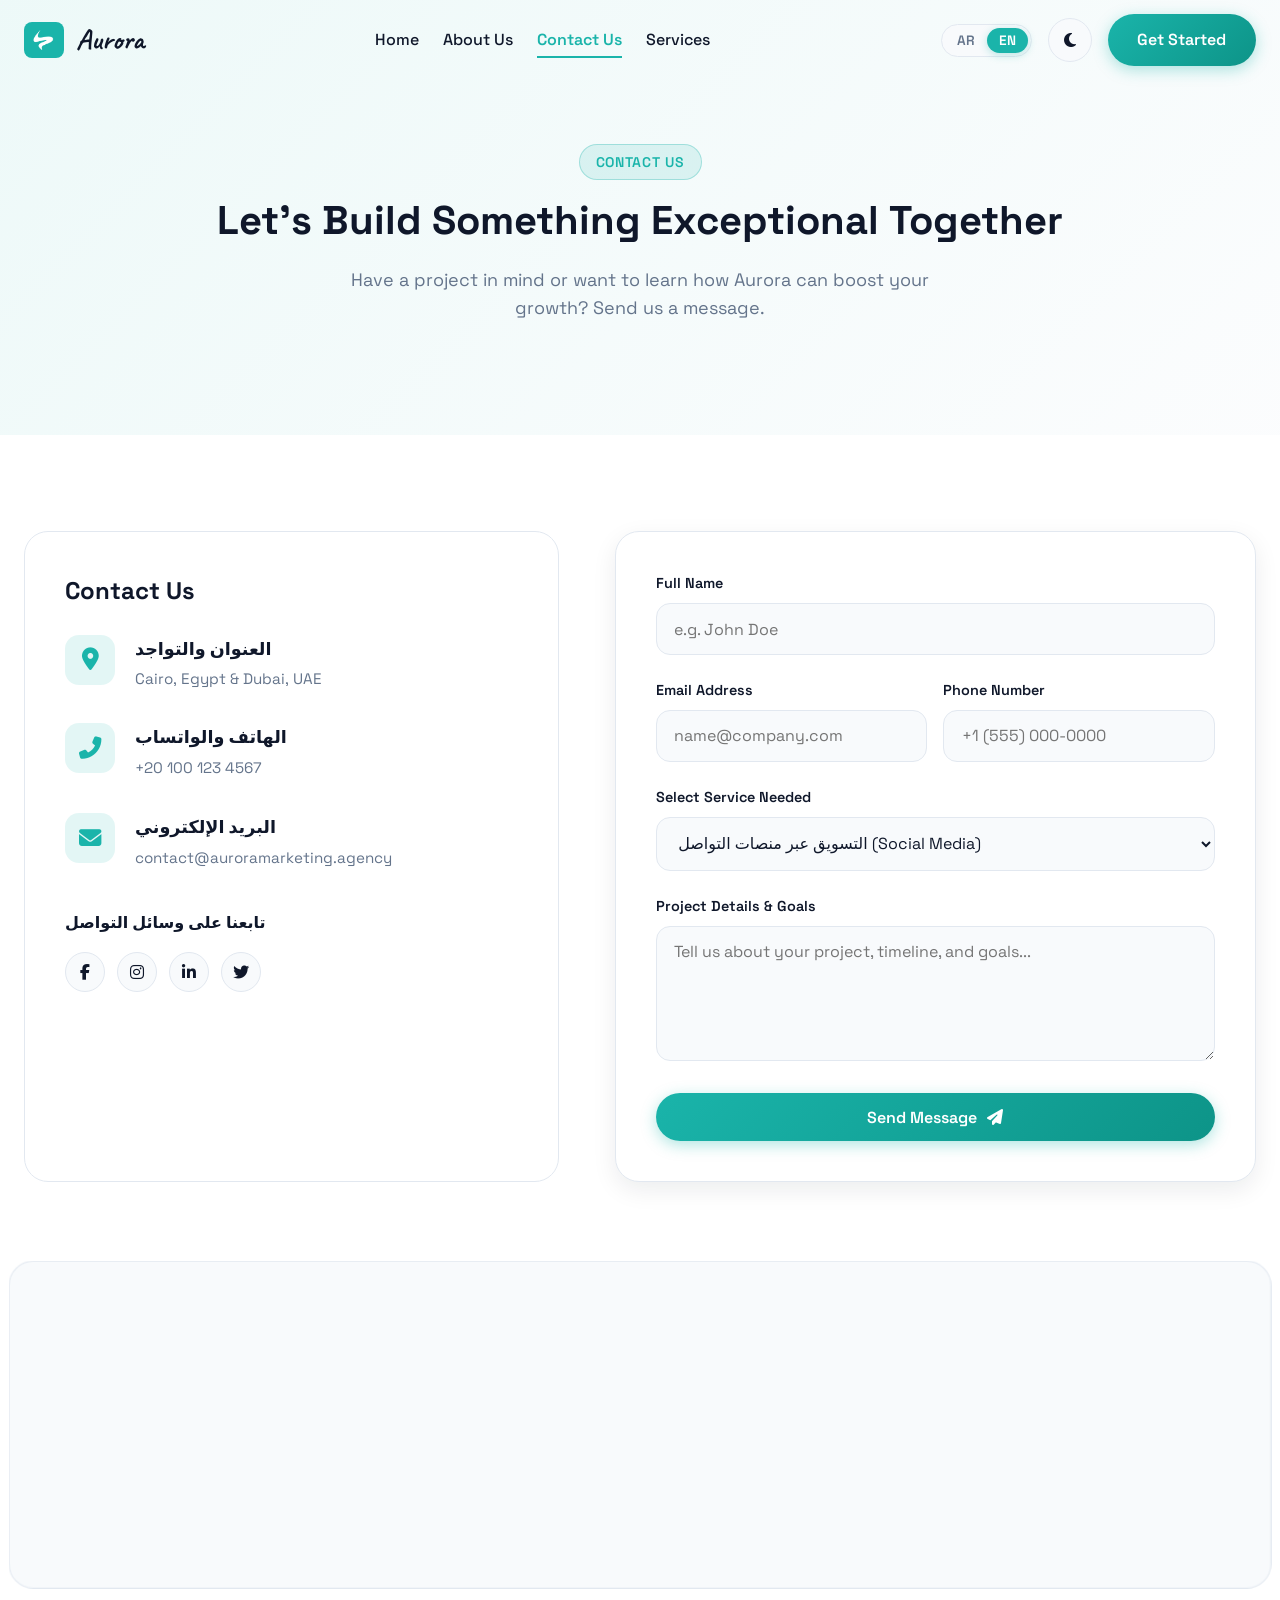
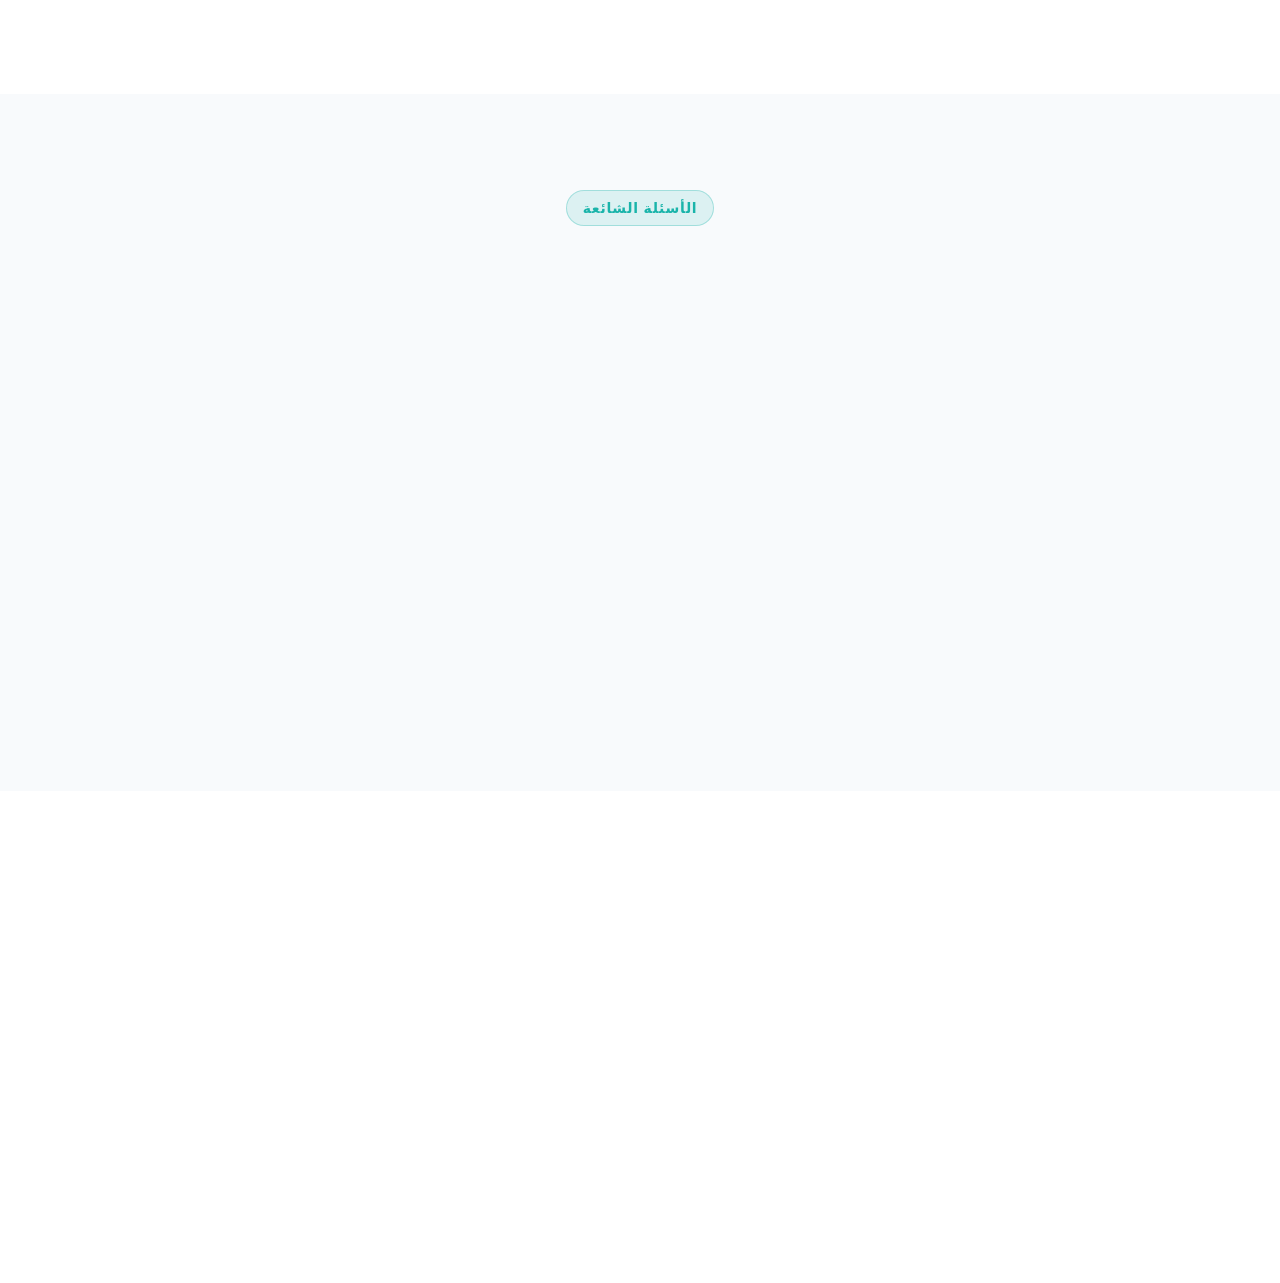
<file: contact.html>
<!doctype html>
<html lang="ar" dir="rtl" data-theme="light">
  <head>
    <!-- CRITICAL: منع ظهور اللغة الغلط قبل التحميل -->
    <script>
      (function () {
        var lang = localStorage.getItem('aurora_lang') || 'en';
        var html = document.documentElement;
        html.setAttribute('lang', lang);
        html.setAttribute('dir', lang === 'ar' ? 'rtl' : 'ltr');
        html.style.colorScheme = html.getAttribute('data-theme') || 'light';
        html.classList.add('aurora-loading');
      })();
    </script>
    <meta charset="UTF-8" />
    <meta name="viewport" content="width=device-width, initial-scale=1.0" />
    <title>تواصل معنا | Aurora Marketing Agency</title>
    <meta
      name="description"
      content="تواصل مع خبراء وكالة Aurora للتسويق الرقمي واحصل على استشارة تسويقية مخصصة لتنمية أعمالك وتوسيع نطاق مبيعاتك."
    />

    <!-- Favicon -->
    <link rel="icon" href="assets/img/logo.png" />

    <!-- Stylesheets -->
    <link rel="stylesheet" href="css/style.css" />
    <link rel="stylesheet" href="css/responsive.css" />
    <link rel="stylesheet" href="animations/aurora-animations.css" />

    <!-- FontAwesome 6 Icons CDN -->
    <link
      rel="stylesheet"
      href="https://cdnjs.cloudflare.com/ajax/libs/font-awesome/6.4.0/css/all.min.css"
    />

    <!-- Prevent White Flash in Dark Mode -->
    <script>
      const THEME_KEY = 'aurora_theme';
      const theme =
        localStorage.getItem(THEME_KEY) ||
        (window.matchMedia('(prefers-color-scheme: dark)').matches
          ? 'dark'
          : 'light');
      document.documentElement.setAttribute('data-theme', theme);
      document.documentElement.style.colorScheme = theme;
    </script>
  </head>
  <body>
    <!-- Page Loader with Ripple Effect -->
    <div class="page-loader active">
      <div class="loading-ripple"></div>
    </div>

    <!-- Header / Navigation -->
    <header class="header">
      <div class="container">
        <nav class="navbar">
          <a href="index.html" class="logo">
            <div class="logo-icon">
              <img src="assets/img/logo.png" alt="logo" loading="eager" />
            </div>
            <span>Aurora</span>
          </a>

          <ul class="nav-menu nav-menu-desktop">
            <li>
              <a href="index.html" class="nav-link" data-i18n="nav.home"
                >الرئيسية</a
              >
            </li>
            <li>
              <a href="about.html" class="nav-link" data-i18n="nav.about"
                >من نحن</a
              >
            </li>
            <li>
              <a
                href="contact.html"
                class="nav-link active"
                data-i18n="nav.contact"
                >تواصل معنا</a
              >
            </li>
            <li>
              <a href="services.html" class="nav-link" data-i18n="nav.services"
                >خدماتنا</a
              >
            </li>
          </ul>

          <div class="nav-actions">
            <div class="lang-switch">
              <button class="lang-btn active" data-lang="ar">AR</button>
              <button class="lang-btn" data-lang="en">EN</button>
            </div>

            <button class="btn-icon theme-toggle" aria-label="Switch Theme">
              <i class="fas fa-moon"></i>
            </button>

            <a
              href="contact.html"
              class="btn btn-primary nav-menu-desktop"
              data-i18n="nav.cta"
              >ابدأ الآن</a
            >

            <button class="mobile-toggle" aria-label="Open Menu">
              <i class="fas fa-bars"></i>
            </button>
          </div>
        </nav>
      </div>
    </header>

    <!-- Mobile Off-Canvas Drawer -->
    <div class="drawer-overlay"></div>
    <div class="mobile-drawer">
      <div>
        <div
          style="
            display: flex;
            justify-content: space-between;
            align-items: center;
            margin-bottom: 2rem;
          "
        >
          <a href="index.html" class="logo">
            <div class="logo-icon"><i class="fas fa-bolt"></i></div>
            <span>Aurora</span>
          </a>
          <button class="drawer-close btn-icon">
            <i class="fas fa-times"></i>
          </button>
        </div>
        <ul style="display: flex; flex-direction: column; gap: 1.25rem">
          <li>
            <a href="index.html" class="nav-link" data-i18n="nav.home"
              >الرئيسية</a
            >
          </li>
          <li>
            <a href="about.html" class="nav-link" data-i18n="nav.about"
              >من نحن</a
            >
          </li>
          <li>
            <a
              href="contact.html"
              class="nav-link active"
              data-i18n="nav.contact"
              >تواصل معنا</a
            >
          </li>
          <li style="margin: 0 -0.75rem; padding: 0.75rem">
            <a href="services.html" class="nav-link" data-i18n="nav.services"
              >خدماتنا</a
            >
          </li>
        </ul>
      </div>
      <div style="margin-top: 2rem">
        <a
          href="contact.html"
          class="btn btn-primary drawer-cta"
          style="width: 100%"
          data-i18n="nav.cta"
          >ابدأ الآن</a
        >
      </div>
    </div>

    <!-- Page Banner -->
    <section class="hero" style="padding-bottom: 4rem">
      <div class="container text-center">
        <div class="section-tag" data-i18n="contact.tag">تواصل معنا</div>
        <h1 class="section-title" data-i18n="contact.title">
          لنصنع شيئاً استثنائياً معاً
        </h1>
        <p class="section-subtitle" data-i18n="contact.subtitle">
          هل لديك مشروع في ذهنك أو تريد معرفة كيف يمكن لـ Aurora تسريع نموك؟
          أرسل لنا رسالة.
        </p>
      </div>
    </section>

    <!-- Contact Grid -->
    <section class="section-padding">
      <div class="container">
        <div class="contact-grid">
          <!-- Contact Info Card -->
          <div class="contact-info-card reveal">
            <h3
              style="font-size: 1.5rem; font-weight: 800; margin-bottom: 1.5rem"
              data-i18n="contact.tag"
            >
              تواصل معنا
            </h3>

            <div class="info-item">
              <div class="info-icon"><i class="fas fa-map-marker-alt"></i></div>
              <div class="info-content">
                <h4>العنوان والتواجد</h4>
                <p data-i18n="contact.address">القاهرة، مصر & دبي، الإمارات</p>
              </div>
            </div>

            <div class="info-item">
              <div class="info-icon"><i class="fas fa-phone-alt"></i></div>
              <div class="info-content">
                <h4>الهاتف والواتساب</h4>
                <a href="tel:+201001234567" data-i18n="contact.phone_val"
                  >+20 100 123 4567</a
                >
              </div>
            </div>

            <div class="info-item">
              <div class="info-icon"><i class="fas fa-envelope"></i></div>
              <div class="info-content">
                <h4>البريد الإلكتروني</h4>
                <a
                  href="mailto:contact@auroramarketing.agency"
                  data-i18n="contact.email_val"
                  >contact@auroramarketing.agency</a
                >
              </div>
            </div>

            <div style="margin-top: 2.5rem">
              <h4
                style="font-size: 1rem; font-weight: 700; margin-bottom: 1rem"
              >
                تابعنا على وسائل التواصل
              </h4>
              <div class="social-links">
                <a href="#" class="social-link" aria-label="Facebook"
                  ><i class="fab fa-facebook-f"></i
                ></a>
                <a href="#" class="social-link" aria-label="Instagram"
                  ><i class="fab fa-instagram"></i
                ></a>
                <a href="#" class="social-link" aria-label="LinkedIn"
                  ><i class="fab fa-linkedin-in"></i
                ></a>
                <a href="#" class="social-link" aria-label="X Twitter"
                  ><i class="fab fa-twitter"></i
                ></a>
              </div>
            </div>
          </div>

          <!-- Contact Form Wrapper -->
          <div class="contact-form-wrapper reveal reveal-delay-1">
            <!-- Success Alert Message -->
            <div
              id="formSuccessMessage"
              style="
                display: none;
                padding: 1rem 1.25rem;
                background: rgba(16, 185, 129, 0.15);
                border: 1px solid #10b981;
                color: #10b981;
                border-radius: var(--radius-md);
                margin-bottom: 1.5rem;
              "
              data-i18n="contact.success_msg"
            >
              شكراً لك! تم إرسال رسالتك بنجاح. سنتواصل معك خلال 24 ساعة.
            </div>

            <form id="auroraContactForm" novalidate>
              <div class="form-group">
                <label
                  for="formName"
                  class="form-label"
                  data-i18n="contact.form_name"
                  >الاسم الكامل</label
                >
                <input
                  type="text"
                  id="formName"
                  class="form-control"
                  placeholder="مثال: أحمد محمد"
                  data-i18n-placeholder="contact.form_name_placeholder"
                  required
                />
                <span class="error-text">يرجى إدخال الاسم الكامل.</span>
              </div>

              <div
                class="contact-form-grid"
                style="display: grid; grid-template-columns: 1fr 1fr; gap: 1rem"
              >
                <div class="form-group">
                  <label
                    for="formEmail"
                    class="form-label"
                    data-i18n="contact.form_email"
                    >البريد الإلكتروني</label
                  >
                  <input
                    type="email"
                    id="formEmail"
                    class="form-control"
                    placeholder="name@company.com"
                    data-i18n-placeholder="contact.form_email_placeholder"
                    required
                  />
                  <span class="error-text">يرجى إدخال بريد إلكتروني صحيح.</span>
                </div>

                <div class="form-group">
                  <label
                    for="formPhone"
                    class="form-label"
                    data-i18n="contact.form_phone"
                    >رقم الهاتف</label
                  >
                  <input
                    type="tel"
                    id="formPhone"
                    class="form-control"
                    placeholder="+20 100 000 0000"
                    data-i18n-placeholder="contact.form_phone_placeholder"
                    required
                  />
                  <span class="error-text">يرجى إدخال رقم هاتف صحيح.</span>
                </div>
              </div>

              <div class="form-group">
                <label
                  for="formService"
                  class="form-label"
                  data-i18n="contact.form_service"
                  >اختر الخدمة المطلوبة</label
                >
                <select id="formService" class="form-control">
                  <option value="social">
                    التسويق عبر منصات التواصل (Social Media)
                  </option>
                  <option value="brand">
                    تصميم الهوية التجارية (Brand Identity)
                  </option>
                  <option value="ads">
                    الإعلانات المدفوعة (Meta / Google Ads)
                  </option>
                  <option value="seo">تحسين محركات البحث (SEO)</option>
                  <option value="web">تصميم وتطوير المواقع (Web Design)</option>
                  <option value="all">استشارة تسويقية شاملة</option>
                </select>
              </div>

              <div class="form-group">
                <label
                  for="formMessage"
                  class="form-label"
                  data-i18n="contact.form_message"
                  >تفاصيل المشروع والأهداف</label
                >
                <textarea
                  id="formMessage"
                  rows="5"
                  class="form-control"
                  placeholder="أخبرنا عن مشروعك، الجدول الزمني، والأهداف..."
                  data-i18n-placeholder="contact.form_message_placeholder"
                  required
                ></textarea>
                <span class="error-text"
                  >يرجى كتابة بعض التفاصيل عن مشروعك (10 حروف على الأقل).</span
                >
              </div>

              <button
                type="submit"
                class="btn btn-primary"
                style="width: 100%; justify-content: center"
              >
                <span data-i18n="contact.btn_submit">إرسال الرسالة</span>
                <i class="fas fa-paper-plane"></i>
              </button>
            </form>
          </div>
        </div>
      </div>
    </section>

    <!-- Interactive Map Section -->
    <section class="section-padding" style="padding-top: 0">
      <div class="container">
        <div class="map-mockup reveal">
          <iframe
            title="Aurora Location Map"
            src="https://www.google.com/maps/embed?pb=!1m18!1m12!1m3!1d110502.60385108398!2d31.258464350000003!3d30.05948385!2m3!1f0!2f0!3f0!3m2!1i1024!2i768!4f13.1!3m3!1m2!1s0x14583fa60b21beeb%3A0x79dfb296e8423bba!2sCairo%2C%20Cairo%20Governorate!5e0!3m2!1sen!2seg!4v1700000000000!5m2!1sen!2seg"
            allowfullscreen=""
            loading="lazy"
          ></iframe>
        </div>
      </div>
    </section>

    <!-- FAQ Accordion Section -->
    <section
      class="section-padding"
      style="background-color: var(--bg-surface)"
    >
      <div class="container">
        <div class="text-center">
          <div class="section-tag">الأسئلة الشائعة</div>
          <h2 class="section-title" data-i18n="contact.faq_title">
            الأسئلة الشائعة
          </h2>
          <p class="section-subtitle">
            إجابات سريعة على معظم الاستفسارات حول خدماتنا وآلية عملنا.
          </p>
        </div>

        <div class="faq-accordion">
          <div class="faq-item active reveal">
            <button class="faq-header">
              <span data-i18n="contact.faq1_q"
                >ما الذي يميز Aurora عن وكالات التسويق الأخرى؟</span
              >
              <i class="fas fa-chevron-down"></i>
            </button>
            <div class="faq-body">
              <p data-i18n="contact.faq1_a">
                نحن نركز تماماً على عائد الاستثمار (ROI) ومقاييس الأداء الفعلية
                المدعومة بأرقى المعايير الإبداعية.
              </p>
            </div>
          </div>

          <div class="faq-item reveal reveal-delay-1">
            <button class="faq-header">
              <span data-i18n="contact.faq2_q"
                >كم يستغرق تنفيذ مشروع التسويق عادةً؟</span
              >
              <i class="fas fa-chevron-down"></i>
            </button>
            <div class="faq-body">
              <p data-i18n="contact.faq2_a">
                تستغرق مشاريع الهوية والمواقع من أسبوعين إلى 4 أسابيع، بينما
                الحملات الإعلانية و SEO هي شراكات استراتيجية مستمرة.
              </p>
            </div>
          </div>

          <div class="faq-item reveal reveal-delay-2">
            <button class="faq-header">
              <span data-i18n="contact.faq3_q"
                >هل تعملون مع الشركات الناشئة أم المؤسسات الكبرى؟</span
              >
              <i class="fas fa-chevron-down"></i>
            </button>
            <div class="faq-body">
              <p data-i18n="contact.faq3_a">
                كلاهما! نصمم أطر عملنا المرنة لترتقي مع حجم وطموح الشركات
                الناشئة السريعة والشركات الراسخة على حد سواء.
              </p>
            </div>
          </div>
        </div>
      </div>
    </section>

    <!-- Footer -->
    <footer class="site-footer">
      <div class="container">
        <div class="footer-grid">
          <div class="footer-brand">
            <a href="index.html" class="logo" style="margin-bottom: 1rem">
              <div class="logo-icon"><i class="fas fa-bolt"></i></div>
              <span>Aurora</span>
            </a>
            <p data-i18n="footer.brand_desc">
              Aurora هي وكالة تسويق مبتكرة تقود النمو الفعلي للأعمال من خلال
              التصميم، البيانات، وصناعة المحتوى الإبداعي.
            </p>
            <div class="social-links">
              <a href="#" class="social-link" aria-label="Facebook"
                ><i class="fab fa-facebook-f"></i
              ></a>
              <a href="#" class="social-link" aria-label="Instagram"
                ><i class="fab fa-instagram"></i
              ></a>
              <a href="#" class="social-link" aria-label="LinkedIn"
                ><i class="fab fa-linkedin-in"></i
              ></a>
              <a href="#" class="social-link" aria-label="X Twitter"
                ><i class="fab fa-twitter"></i
              ></a>
            </div>
          </div>

          <div class="footer-col">
            <h4 data-i18n="footer.quick_links">روابط سريعة</h4>
            <div class="footer-links">
              <a href="index.html" data-i18n="nav.home">الرئيسية</a>
              <a href="about.html" data-i18n="nav.about">من نحن</a>
              <a href="contact.html" data-i18n="nav.contact">تواصل معنا</a>
              <a href="services.html" data-i18n="nav.services">خدماتنا</a>
            </div>
          </div>

          <div class="footer-col">
            <h4 data-i18n="footer.services_heading">خدماتنا الرئيسية</h4>
            <div class="footer-links">
              <a href="services.html" data-i18n="services.s1_title"
                >التسويق عبر منصات التواصل</a
              >
              <a href="services.html" data-i18n="services.s2_title"
                >تصميم الهوية التجارية</a
              >
              <a href="services.html" data-i18n="services.s3_title"
                >صناعة المحتوى والإعلانات</a
              >
              <a href="services.html" data-i18n="services.s4_title"
                >الإعلانات المدفوعة (PPC)</a
              >
            </div>
          </div>

          <div class="footer-col">
            <h4 data-i18n="footer.contact_heading">معلومات التواصل</h4>
            <div class="footer-links">
              <p>
                <i
                  class="fas fa-map-marker-alt"
                  style="color: var(--primary-color); margin-left: 8px"
                ></i>
                القاهرة & دبي
              </p>
              <p>
                <i
                  class="fas fa-phone"
                  style="color: var(--primary-color); margin-left: 8px"
                ></i>
                +20 100 123 4567
              </p>
              <p>
                <i
                  class="fas fa-envelope"
                  style="color: var(--primary-color); margin-left: 8px"
                ></i>
                contact@aurora.agency
              </p>
            </div>
          </div>
        </div>

        <div class="footer-bottom">
          <p>
            &copy; 2026 Aurora Marketing Agency.
            <span data-i18n="footer.rights">جميع الحقوق محفوظة.</span>
          </p>
          <div>
            <a href="#" style="margin-left: 1rem; color: var(--text-muted)"
              >سياسة الخصوصية</a
            >
            <a href="#" style="color: var(--text-muted)">الشروط والأحكام</a>
          </div>
        </div>
      </div>
    </footer>

    <button class="scroll-top-btn" aria-label="Scroll to top">
      <i class="fas fa-arrow-up"></i>
    </button>

    <!-- Scripts -->
    <script src="js/theme.js"></script>
    <script src="js/language.js"></script>
    <script src="js/navbar.js"></script>
    <script src="animations/aurora-animations.js"></script>
    <script src="js/contact.js"></script>
    <script src="js/main.js"></script>
    <!-- Loader Coordination: يشيل اللودر لما اللغة والأنيميشن يخلصوا -->
    <script>
      (function () {
        var langReady = false,
          animReady = false,
          loadReady = false,
          startTime = Date.now(),
          minTime = 1050; // ← أقل وقت عشان الـ ripple يكمل دورة

        function hideLoader() {
          var elapsed = Date.now() - startTime;
          var wait = Math.max(0, minTime - elapsed);

          setTimeout(function () {
            var loader = document.querySelector('.page-loader');
            if (loader) {
              loader.classList.remove('active');
              // اشيله من DOM بعد ما يختفى
              setTimeout(function () {
                if (loader.parentNode) loader.parentNode.removeChild(loader);
              }, 800);
            }
          }, wait);
        }

        function check() {
          // ← لو عايز تستنى الصور خليها 3 شروط، لو مش عايز استخدم الشرطين بس
          if (langReady && animReady /* && loadReady */) {
            hideLoader();
          }
        }

        document.addEventListener('aurora:langready', function () {
          langReady = true;
          check();
        });

        document.addEventListener('aurora:animready', function () {
          animReady = true;
          check();
        });

        // ← شيل التعليق ده لو عايز تستنى الصور تحمل
        /*
  window.addEventListener('load', function () {
    loadReady = true;
    check();
  });
  */

        // Fallback
        setTimeout(function () {
          if (!langReady || !animReady) {
            hideLoader();
          }
        }, 3500);
      })();
    </script>
  </body>
</html>
</file>
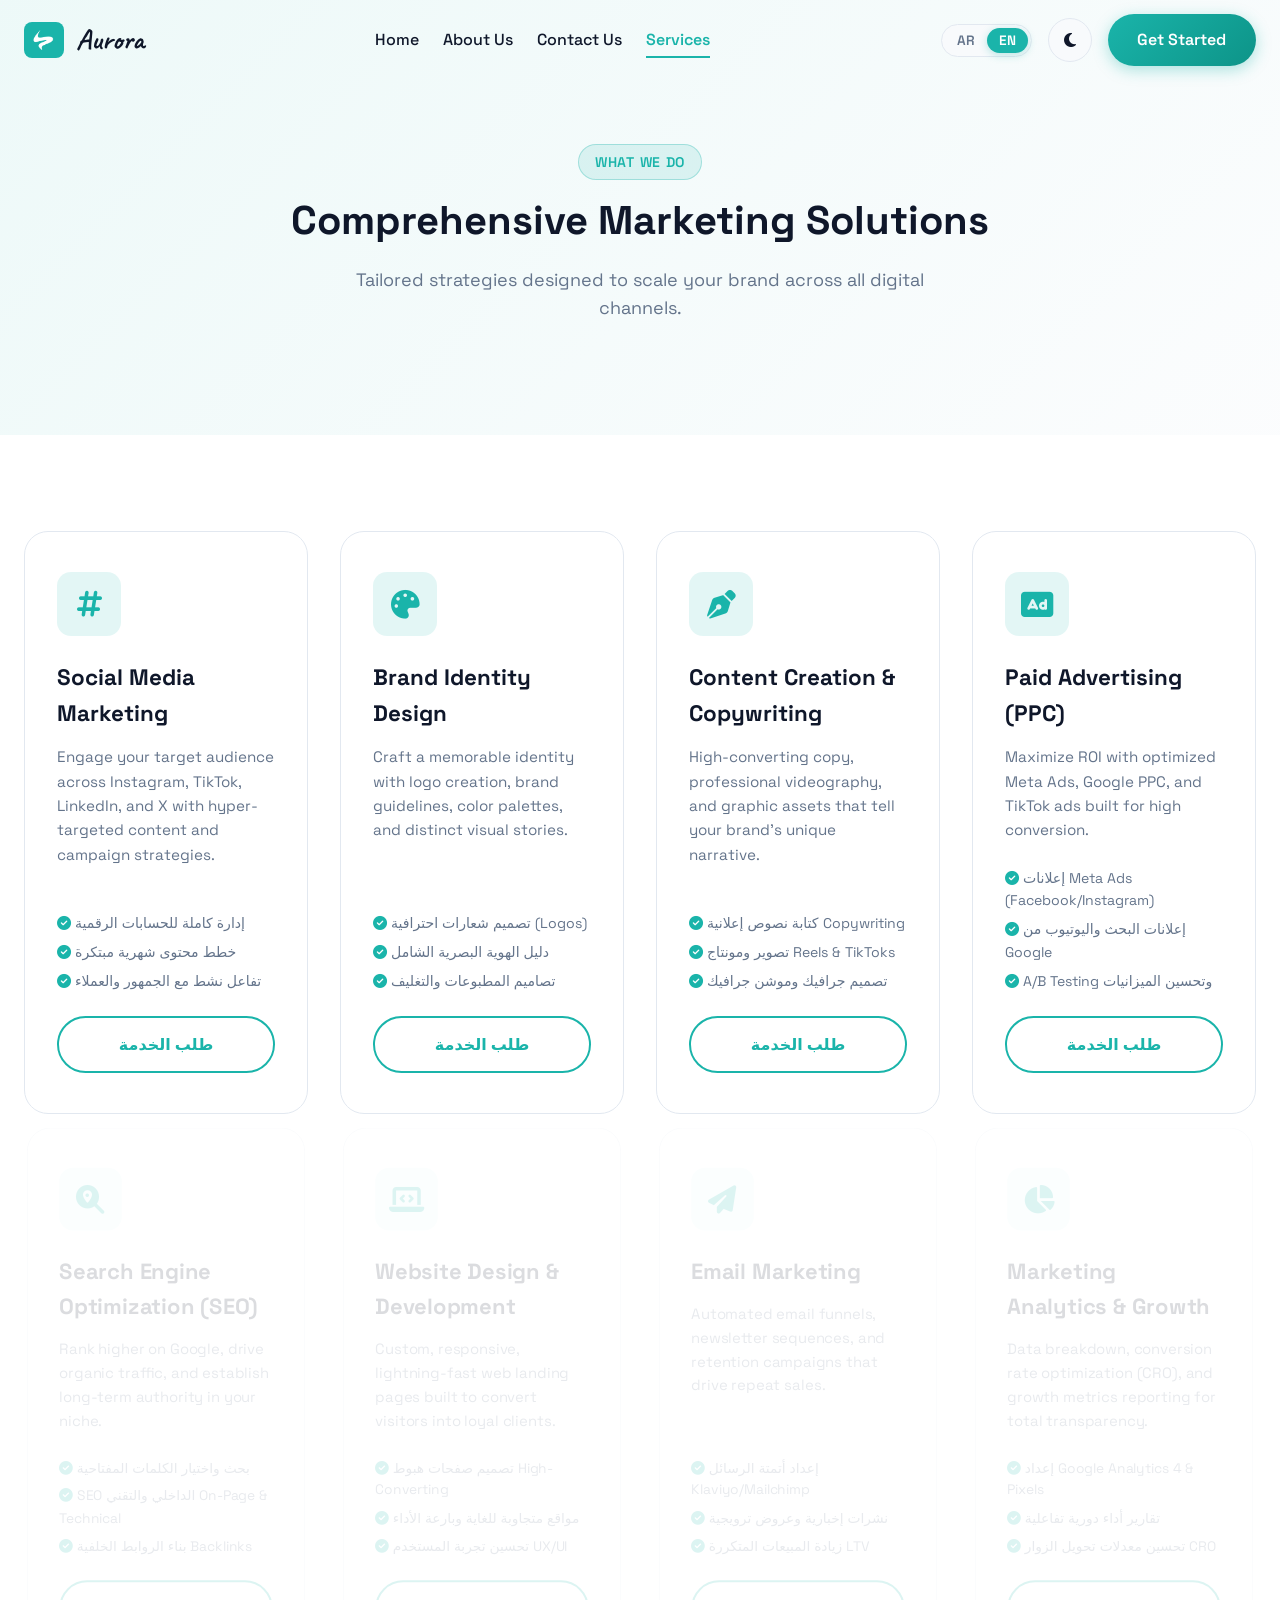
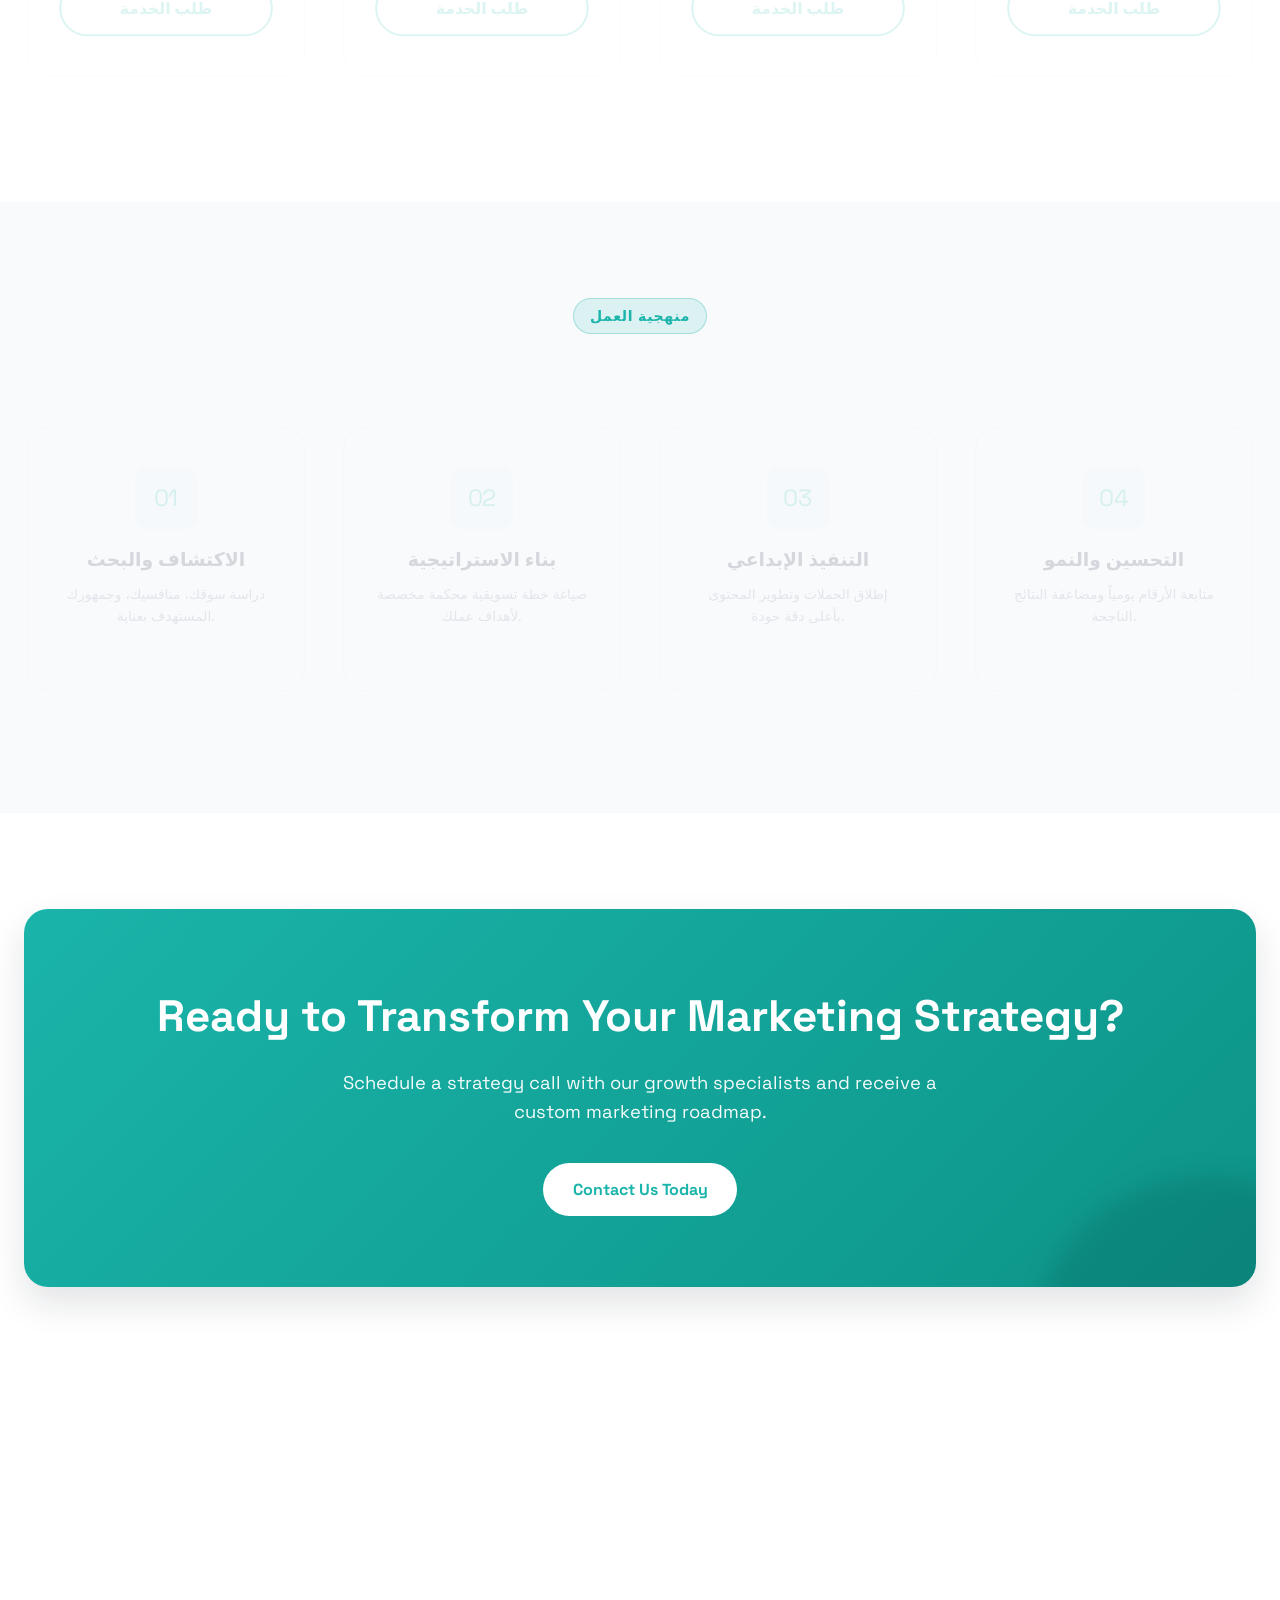
<file: services.html>
<!doctype html>
<html lang="ar" dir="rtl" data-theme="light">
  <head>
    <!-- CRITICAL: منع ظهور اللغة الغلط قبل التحميل -->
    <script>
      (function () {
        var lang = localStorage.getItem('aurora_lang') || 'en';
        var html = document.documentElement;
        html.setAttribute('lang', lang);
        html.setAttribute('dir', lang === 'ar' ? 'rtl' : 'ltr');
        html.style.colorScheme = html.getAttribute('data-theme') || 'light';
        html.classList.add('aurora-loading');
      })();
    </script>
    <meta charset="UTF-8" />
    <meta name="viewport" content="width=device-width, initial-scale=1.0" />
    <title>خدماتنا | Aurora Marketing Agency</title>
    <meta
      name="description"
      content="خدمات التسويق الرقمي المتكاملة من Aurora: سوشيال ميديا، تصميم هويات تجارية، إعلانات مدفوعة Meta & Google، تحسين SEO، وتطوير مواقع."
    />

    <!-- Favicon -->
    <link rel="icon" href="assets/img/logo.png" />

    <!-- Stylesheets -->
    <link rel="stylesheet" href="css/style.css" />
    <link rel="stylesheet" href="css/responsive.css" />
    <link rel="stylesheet" href="animations/aurora-animations.css" />

    <!-- FontAwesome 6 Icons CDN -->
    <link
      rel="stylesheet"
      href="https://cdnjs.cloudflare.com/ajax/libs/font-awesome/6.4.0/css/all.min.css"
    />

    <!-- Prevent White Flash in Dark Mode -->
    <script>
      const THEME_KEY = 'aurora_theme';
      const theme =
        localStorage.getItem(THEME_KEY) ||
        (window.matchMedia('(prefers-color-scheme: dark)').matches
          ? 'dark'
          : 'light');
      document.documentElement.setAttribute('data-theme', theme);
      document.documentElement.style.colorScheme = theme;
    </script>
  </head>
  <body>
    <!-- Page Loader with Ripple Effect -->
    <div class="page-loader active">
      <div class="loading-ripple"></div>
    </div>

    <!-- Header / Navigation -->
    <header class="header">
      <div class="container">
        <nav class="navbar">
          <a href="index.html" class="logo">
            <div class="logo-icon">
              <img src="assets/img/logo.png" alt="logo" loading="eager" />
            </div>
            <span>Aurora</span>
          </a>

          <ul class="nav-menu nav-menu-desktop">
            <li>
              <a href="index.html" class="nav-link" data-i18n="nav.home"
                >الرئيسية</a
              >
            </li>
            <li>
              <a href="about.html" class="nav-link" data-i18n="nav.about"
                >من نحن</a
              >
            </li>
            <li>
              <a href="contact.html" class="nav-link" data-i18n="nav.contact"
                >تواصل معنا</a
              >
            </li>
            <li>
              <a href="services.html" class="nav-link" data-i18n="nav.services"
                >خدماتنا</a
              >
            </li>
          </ul>

          <div class="nav-actions">
            <div class="lang-switch">
              <button class="lang-btn active" data-lang="ar">AR</button>
              <button class="lang-btn" data-lang="en">EN</button>
            </div>

            <button class="btn-icon theme-toggle" aria-label="Switch Theme">
              <i class="fas fa-moon"></i>
            </button>

            <a
              href="contact.html"
              class="btn btn-primary nav-menu-desktop"
              data-i18n="nav.cta"
              >ابدأ الآن</a
            >

            <button class="mobile-toggle" aria-label="Open Menu">
              <i class="fas fa-bars"></i>
            </button>
          </div>
        </nav>
      </div>
    </header>

    <!-- Mobile Off-Canvas Drawer -->
    <div class="drawer-overlay"></div>
    <div class="mobile-drawer">
      <div>
        <div
          style="
            display: flex;
            justify-content: space-between;
            align-items: center;
            margin-bottom: 2rem;
          "
        >
          <a href="index.html" class="logo">
            <div class="logo-icon"><i class="fas fa-bolt"></i></div>
            <span>Aurora</span>
          </a>
          <button class="drawer-close btn-icon">
            <i class="fas fa-times"></i>
          </button>
        </div>
        <ul style="display: flex; flex-direction: column; gap: 0.5rem">
          <li style="margin: 0 -0.75rem; padding: 0.75rem">
            <a href="index.html" class="nav-link active" data-i18n="nav.home"
              >الرئيسية</a
            >
          </li>
          <li style="margin: 0 -0.75rem; padding: 0.75rem">
            <a href="about.html" class="nav-link" data-i18n="nav.about"
              >من نحن</a
            >
          </li>
          <li style="margin: 0 -0.75rem; padding: 0.75rem">
            <a href="contact.html" class="nav-link" data-i18n="nav.contact"
              >تواصل معنا</a
            >
          </li>
          <li style="margin: 0 -0.75rem; padding: 0.75rem">
            <a href="services.html" class="nav-link" data-i18n="nav.services"
              >خدماتنا</a
            >
          </li>
        </ul>
      </div>
      <div style="margin-top: 2rem">
        <a
          href="contact.html"
          class="btn btn-primary drawer-cta"
          style="width: 100%"
          data-i18n="nav.cta"
          >ابدأ الآن</a
        >
      </div>
    </div>

    <!-- Page Banner -->
    <section class="hero" style="padding-bottom: 4rem">
      <div class="container text-center">
        <div class="section-tag" data-i18n="services.tag">ماذا نقدم</div>
        <h1 class="section-title" data-i18n="services.title">
          حلول تسويقية متكاملة
        </h1>
        <p class="section-subtitle" data-i18n="services.subtitle">
          استراتيجيات مخصصة مصممة لتوسيع نطاق عملك عبر جميع القنوات الرقمية.
        </p>
      </div>
    </section>

    <!-- 8 Detailed Core Services -->
    <section class="section-padding">
      <div class="container">
        <div class="services-grid">
          <!-- Service 1: Social Media -->
          <div class="service-card reveal">
            <div class="service-icon"><i class="fas fa-hashtag"></i></div>
            <h3 data-i18n="services.s1_title">التسويق عبر منصات التواصل</h3>
            <p data-i18n="services.s1_desc">
              جذب جمهورك المستهدف على إنستغرام، تيك توك، لينكد إن، وX محتوى
              استراتيجي وإعلانات موجهة بدقة.
            </p>
            <ul
              style="
                color: var(--text-muted);
                font-size: 0.88rem;
                margin-bottom: 1.5rem;
                display: flex;
                flex-direction: column;
                gap: 0.4rem;
              "
            >
              <li>
                <i
                  class="fas fa-check-circle"
                  style="color: var(--primary-color)"
                ></i>
                إدارة كاملة للحسابات الرقمية
              </li>
              <li>
                <i
                  class="fas fa-check-circle"
                  style="color: var(--primary-color)"
                ></i>
                خطط محتوى شهرية مبتكرة
              </li>
              <li>
                <i
                  class="fas fa-check-circle"
                  style="color: var(--primary-color)"
                ></i>
                تفاعل نشط مع الجمهور والعملاء
              </li>
            </ul>
            <a href="contact.html" class="btn btn-outline" style="width: 100%"
              >طلب الخدمة</a
            >
          </div>

          <!-- Service 2: Brand Identity -->
          <div class="service-card reveal reveal-delay-1">
            <div class="service-icon"><i class="fas fa-palette"></i></div>
            <h3 data-i18n="services.s2_title">تصميم الهوية التجارية</h3>
            <p data-i18n="services.s2_desc">
              ابتكار هوية بصرية لا تُنسى تشمل الشعارات، أدلة العلامة التجارية،
              ولوحات الألوان المتميزة.
            </p>
            <ul
              style="
                color: var(--text-muted);
                font-size: 0.88rem;
                margin-bottom: 1.5rem;
                display: flex;
                flex-direction: column;
                gap: 0.4rem;
              "
            >
              <li>
                <i
                  class="fas fa-check-circle"
                  style="color: var(--primary-color)"
                ></i>
                تصميم شعارات احترافية (Logos)
              </li>
              <li>
                <i
                  class="fas fa-check-circle"
                  style="color: var(--primary-color)"
                ></i>
                دليل الهوية البصرية الشامل
              </li>
              <li>
                <i
                  class="fas fa-check-circle"
                  style="color: var(--primary-color)"
                ></i>
                تصاميم المطبوعات والتغليف
              </li>
            </ul>
            <a href="contact.html" class="btn btn-outline" style="width: 100%"
              >طلب الخدمة</a
            >
          </div>

          <!-- Service 3: Content Creation -->
          <div class="service-card reveal reveal-delay-2">
            <div class="service-icon"><i class="fas fa-pen-nib"></i></div>
            <h3 data-i18n="services.s3_title">
              صناعة المحتوى وكتابة الإعلانات
            </h3>
            <p data-i18n="services.s3_desc">
              نصوص إعلانية محفزة للتحويل، إنتاج فيديو احترافي، وتصاميم تروي قصة
              علمتك الفريدة.
            </p>
            <ul
              style="
                color: var(--text-muted);
                font-size: 0.88rem;
                margin-bottom: 1.5rem;
                display: flex;
                flex-direction: column;
                gap: 0.4rem;
              "
            >
              <li>
                <i
                  class="fas fa-check-circle"
                  style="color: var(--primary-color)"
                ></i>
                كتابة نصوص إعلانية Copywriting
              </li>
              <li>
                <i
                  class="fas fa-check-circle"
                  style="color: var(--primary-color)"
                ></i>
                تصوير ومونتاج Reels & TikToks
              </li>
              <li>
                <i
                  class="fas fa-check-circle"
                  style="color: var(--primary-color)"
                ></i>
                تصميم جرافيك وموشن جرافيك
              </li>
            </ul>
            <a href="contact.html" class="btn btn-outline" style="width: 100%"
              >طلب الخدمة</a
            >
          </div>

          <!-- Service 4: Paid Ads -->
          <div class="service-card reveal">
            <div class="service-icon"><i class="fas fa-ad"></i></div>
            <h3 data-i18n="services.s4_title">الإعلانات المدفوعة (PPC)</h3>
            <p data-i18n="services.s4_desc">
              تحقيق أعلى عائد استثمار من خلال إعلانات Meta و Google و TikTok
              المحسّنة للتحويلات.
            </p>
            <ul
              style="
                color: var(--text-muted);
                font-size: 0.88rem;
                margin-bottom: 1.5rem;
                display: flex;
                flex-direction: column;
                gap: 0.4rem;
              "
            >
              <li>
                <i
                  class="fas fa-check-circle"
                  style="color: var(--primary-color)"
                ></i>
                إعلانات Meta Ads (Facebook/Instagram)
              </li>
              <li>
                <i
                  class="fas fa-check-circle"
                  style="color: var(--primary-color)"
                ></i>
                إعلانات البحث واليوتيوب من Google
              </li>
              <li>
                <i
                  class="fas fa-check-circle"
                  style="color: var(--primary-color)"
                ></i>
                A/B Testing وتحسين الميزانيات
              </li>
            </ul>
            <a href="contact.html" class="btn btn-outline" style="width: 100%"
              >طلب الخدمة</a
            >
          </div>

          <!-- Service 5: SEO -->
          <div class="service-card reveal reveal-delay-1">
            <div class="service-icon">
              <i class="fas fa-search-location"></i>
            </div>
            <h3 data-i18n="services.s5_title">تحسين محركات البحث (SEO)</h3>
            <p data-i18n="services.s5_desc">
              الظهور في صدارة نتائج جوجل، زيادة الزيارات المجانية، وبناء سلطة
              طويلة المدى في مجالك.
            </p>
            <ul
              style="
                color: var(--text-muted);
                font-size: 0.88rem;
                margin-bottom: 1.5rem;
                display: flex;
                flex-direction: column;
                gap: 0.4rem;
              "
            >
              <li>
                <i
                  class="fas fa-check-circle"
                  style="color: var(--primary-color)"
                ></i>
                بحث واختيار الكلمات المفتاحية
              </li>
              <li>
                <i
                  class="fas fa-check-circle"
                  style="color: var(--primary-color)"
                ></i>
                SEO الداخلي والتقني On-Page & Technical
              </li>
              <li>
                <i
                  class="fas fa-check-circle"
                  style="color: var(--primary-color)"
                ></i>
                بناء الروابط الخلفية Backlinks
              </li>
            </ul>
            <a href="contact.html" class="btn btn-outline" style="width: 100%"
              >طلب الخدمة</a
            >
          </div>

          <!-- Service 6: Web Design -->
          <div class="service-card reveal reveal-delay-2">
            <div class="service-icon"><i class="fas fa-laptop-code"></i></div>
            <h3 data-i18n="services.s6_title">تصميم وتطوير المواقع</h3>
            <p data-i18n="services.s6_desc">
              صفحات هبوط مخصصة، فائقة السرعة، ومصممة خصيصاً لتحويل الزوار إلى
              عملاء دائمين.
            </p>
            <ul
              style="
                color: var(--text-muted);
                font-size: 0.88rem;
                margin-bottom: 1.5rem;
                display: flex;
                flex-direction: column;
                gap: 0.4rem;
              "
            >
              <li>
                <i
                  class="fas fa-check-circle"
                  style="color: var(--primary-color)"
                ></i>
                تصميم صفحات هبوط High-Converting
              </li>
              <li>
                <i
                  class="fas fa-check-circle"
                  style="color: var(--primary-color)"
                ></i>
                مواقع متجاوبة للغاية وبارعة الأداء
              </li>
              <li>
                <i
                  class="fas fa-check-circle"
                  style="color: var(--primary-color)"
                ></i>
                تحسين تجربة المستخدم UX/UI
              </li>
            </ul>
            <a href="contact.html" class="btn btn-outline" style="width: 100%"
              >طلب الخدمة</a
            >
          </div>

          <!-- Service 7: Email Marketing -->
          <div class="service-card reveal">
            <div class="service-icon"><i class="fas fa-paper-plane"></i></div>
            <h3 data-i18n="services.s7_title">التسويق عبر البريد الإلكتروني</h3>
            <p data-i18n="services.s7_desc">
              مسارات إلكترونية مؤتمنة، حملات ترويجية، وحملات إعادة استهداف
              لزيادة المبيعات المتكررة.
            </p>
            <ul
              style="
                color: var(--text-muted);
                font-size: 0.88rem;
                margin-bottom: 1.5rem;
                display: flex;
                flex-direction: column;
                gap: 0.4rem;
              "
            >
              <li>
                <i
                  class="fas fa-check-circle"
                  style="color: var(--primary-color)"
                ></i>
                إعداد أتمتة الرسائل Klaviyo/Mailchimp
              </li>
              <li>
                <i
                  class="fas fa-check-circle"
                  style="color: var(--primary-color)"
                ></i>
                نشرات إخبارية وعروض ترويجية
              </li>
              <li>
                <i
                  class="fas fa-check-circle"
                  style="color: var(--primary-color)"
                ></i>
                زيادة المبيعات المتكررة LTV
              </li>
            </ul>
            <a href="contact.html" class="btn btn-outline" style="width: 100%"
              >طلب الخدمة</a
            >
          </div>

          <!-- Service 8: Analytics & CRO -->
          <div class="service-card reveal reveal-delay-1">
            <div class="service-icon"><i class="fas fa-chart-pie"></i></div>
            <h3 data-i18n="services.s8_title">تحليلات التسويق ومؤشرات النمو</h3>
            <p data-i18n="services.s8_desc">
              تحليل متعمق للبيانات، تحسين معدلات التحويل (CRO)، وتقارير أداء
              دورية شفافة.
            </p>
            <ul
              style="
                color: var(--text-muted);
                font-size: 0.88rem;
                margin-bottom: 1.5rem;
                display: flex;
                flex-direction: column;
                gap: 0.4rem;
              "
            >
              <li>
                <i
                  class="fas fa-check-circle"
                  style="color: var(--primary-color)"
                ></i>
                إعداد Google Analytics 4 & Pixels
              </li>
              <li>
                <i
                  class="fas fa-check-circle"
                  style="color: var(--primary-color)"
                ></i>
                تقارير أداء دورية تفاعلية
              </li>
              <li>
                <i
                  class="fas fa-check-circle"
                  style="color: var(--primary-color)"
                ></i>
                تحسين معدلات تحويل الزوار CRO
              </li>
            </ul>
            <a href="contact.html" class="btn btn-outline" style="width: 100%"
              >طلب الخدمة</a
            >
          </div>
        </div>
      </div>
    </section>

    <!-- Work Process Section -->
    <section
      class="section-padding"
      style="background-color: var(--bg-surface)"
    >
      <div class="container">
        <div class="text-center">
          <div class="section-tag">منهجية العمل</div>
          <h2 class="section-title">كيف نعمل معك في 4 خطوات متكاملة</h2>
        </div>

        <div
          class="services-process-grid"
          style="
            display: grid;
            grid-template-columns: repeat(4, 1fr);
            gap: 2rem;
            margin-top: 3rem;
          "
          class="stats-grid"
        >
          <div class="service-card text-center reveal">
            <div
              class="service-icon"
              style="margin: 0 auto 1rem auto; font-size: 1.5rem"
            >
              01
            </div>
            <h4
              style="font-size: 1.2rem; font-weight: 700; margin-bottom: 0.5rem"
            >
              الاكتشاف والبحث
            </h4>
            <p style="font-size: 0.88rem; color: var(--text-muted)">
              دراسة سوقك، منافسيك، وجمهورك المستهدف بعناية.
            </p>
          </div>
          <div class="service-card text-center reveal reveal-delay-1">
            <div
              class="service-icon"
              style="margin: 0 auto 1rem auto; font-size: 1.5rem"
            >
              02
            </div>
            <h4
              style="font-size: 1.2rem; font-weight: 700; margin-bottom: 0.5rem"
            >
              بناء الاستراتيجية
            </h4>
            <p style="font-size: 0.88rem; color: var(--text-muted)">
              صياغة خطة تسويقية محكمة مخصصة لأهداف عملك.
            </p>
          </div>
          <div class="service-card text-center reveal reveal-delay-2">
            <div
              class="service-icon"
              style="margin: 0 auto 1rem auto; font-size: 1.5rem"
            >
              03
            </div>
            <h4
              style="font-size: 1.2rem; font-weight: 700; margin-bottom: 0.5rem"
            >
              التنفيذ الإبداعي
            </h4>
            <p style="font-size: 0.88rem; color: var(--text-muted)">
              إطلاق الحملات وتطوير المحتوى بأعلى دقة جودة.
            </p>
          </div>
          <div class="service-card text-center reveal reveal-delay-3">
            <div
              class="service-icon"
              style="margin: 0 auto 1rem auto; font-size: 1.5rem"
            >
              04
            </div>
            <h4
              style="font-size: 1.2rem; font-weight: 700; margin-bottom: 0.5rem"
            >
              التحسين والنمو
            </h4>
            <p style="font-size: 0.88rem; color: var(--text-muted)">
              متابعة الأرقام يومياً ومضاعفة النتائج الناجحة.
            </p>
          </div>
        </div>
      </div>
    </section>

    <!-- CTA Banner -->
    <section class="section-padding">
      <div class="container">
        <div class="cta-banner">
          <h2 data-i18n="cta.title">
            هل أنت مستعد لتحويل استراتيجيتك التسويقية؟
          </h2>
          <p data-i18n="cta.subtitle">
            احجز جلسة استشارية مع خبراء النمو لدينا واحصل على خطة تسويقية مخصصة
            لمشروعك.
          </p>
          <a
            href="contact.html"
            class="btn btn-cta-secondary"
            data-i18n="cta.btn"
            >تواصل معنا اليوم</a
          >
        </div>
      </div>
    </section>

    <!-- Footer -->
    <footer class="site-footer">
      <div class="container">
        <div class="footer-grid">
          <div class="footer-brand">
            <a href="index.html" class="logo" style="margin-bottom: 1rem">
              <div class="logo-icon"><i class="fas fa-bolt"></i></div>
              <span>Aurora</span>
            </a>
            <p data-i18n="footer.brand_desc">
              Aurora هي وكالة تسويق مبتكرة تقود النمو الفعلي للأعمال من خلال
              التصميم، البيانات، وصناعة المحتوى الإبداعي.
            </p>
            <div class="social-links">
              <a href="#" class="social-link" aria-label="Facebook"
                ><i class="fab fa-facebook-f"></i
              ></a>
              <a href="#" class="social-link" aria-label="Instagram"
                ><i class="fab fa-instagram"></i
              ></a>
              <a href="#" class="social-link" aria-label="LinkedIn"
                ><i class="fab fa-linkedin-in"></i
              ></a>
              <a href="#" class="social-link" aria-label="X Twitter"
                ><i class="fab fa-twitter"></i
              ></a>
            </div>
          </div>

          <div class="footer-col">
            <h4 data-i18n="footer.quick_links">روابط سريعة</h4>
            <div class="footer-links">
              <a href="index.html" data-i18n="nav.home">الرئيسية</a>
              <a href="about.html" data-i18n="nav.about">من نحن</a>
              <a href="contact.html" data-i18n="nav.contact">تواصل معنا</a>
              <a href="services.html" data-i18n="nav.services">خدماتنا</a>
            </div>
          </div>

          <div class="footer-col">
            <h4 data-i18n="footer.services_heading">خدماتنا الرئيسية</h4>
            <div class="footer-links">
              <a href="services.html" data-i18n="services.s1_title"
                >التسويق عبر منصات التواصل</a
              >
              <a href="services.html" data-i18n="services.s2_title"
                >تصميم الهوية التجارية</a
              >
              <a href="services.html" data-i18n="services.s3_title"
                >صناعة المحتوى والإعلانات</a
              >
              <a href="services.html" data-i18n="services.s4_title"
                >الإعلانات المدفوعة (PPC)</a
              >
            </div>
          </div>

          <div class="footer-col">
            <h4 data-i18n="footer.contact_heading">معلومات التواصل</h4>
            <div class="footer-links">
              <p>
                <i
                  class="fas fa-map-marker-alt"
                  style="color: var(--primary-color); margin-left: 8px"
                ></i>
                القاهرة & دبي
              </p>
              <p>
                <i
                  class="fas fa-phone"
                  style="color: var(--primary-color); margin-left: 8px"
                ></i>
                +20 100 123 4567
              </p>
              <p>
                <i
                  class="fas fa-envelope"
                  style="color: var(--primary-color); margin-left: 8px"
                ></i>
                contact@aurora.agency
              </p>
            </div>
          </div>
        </div>

        <div class="footer-bottom">
          <p>
            &copy; 2026 Aurora Marketing Agency.
            <span data-i18n="footer.rights">جميع الحقوق محفوظة.</span>
          </p>
          <div>
            <a href="#" style="margin-left: 1rem; color: var(--text-muted)"
              >سياسة الخصوصية</a
            >
            <a href="#" style="color: var(--text-muted)">الشروط والأحكام</a>
          </div>
        </div>
      </div>
    </footer>

    <button class="scroll-top-btn" aria-label="Scroll to top">
      <i class="fas fa-arrow-up"></i>
    </button>

    <!-- Scripts -->
    <script src="js/theme.js"></script>
    <script src="js/language.js"></script>
    <script src="js/navbar.js"></script>
    <script src="animations/aurora-animations.js"></script>
    <script src="js/main.js"></script>
    <!-- Loader Coordination: يشيل اللودر لما اللغة والأنيميشن يخلصوا -->
    <script>
      (function () {
        var langReady = false,
          animReady = false,
          loadReady = false,
          startTime = Date.now(),
          minTime = 1050; // ← أقل وقت عشان الـ ripple يكمل دورة

        function hideLoader() {
          var elapsed = Date.now() - startTime;
          var wait = Math.max(0, minTime - elapsed);

          setTimeout(function () {
            var loader = document.querySelector('.page-loader');
            if (loader) {
              loader.classList.remove('active');
              // اشيله من DOM بعد ما يختفى
              setTimeout(function () {
                if (loader.parentNode) loader.parentNode.removeChild(loader);
              }, 800);
            }
          }, wait);
        }

        function check() {
          // ← لو عايز تستنى الصور خليها 3 شروط، لو مش عايز استخدم الشرطين بس
          if (langReady && animReady /* && loadReady */) {
            hideLoader();
          }
        }

        document.addEventListener('aurora:langready', function () {
          langReady = true;
          check();
        });

        document.addEventListener('aurora:animready', function () {
          animReady = true;
          check();
        });

        // ← شيل التعليق ده لو عايز تستنى الصور تحمل
        /*
  window.addEventListener('load', function () {
    loadReady = true;
    check();
  });
  */

        // Fallback
        setTimeout(function () {
          if (!langReady || !animReady) {
            hideLoader();
          }
        }, 3500);
      })();
    </script>
  </body>
</html>
</file>
<file: css/style.css>
/* ==========================================================================
   Aurora Marketing Agency - Main Stylesheet
   ========================================================================== */

@import url('./variables.css');
@import url('./animation.css');
@import url('https://fonts.googleapis.com/css2?family=Caveat:wght@400;500;600;700&family=Readex+Pro:wght@300;400;500;600;700;800&family=Space+Grotesk:wght@300;400;500;600;700&display=swap');

/* --- Base & Reset --- */
*,
*::before,
*::after {
  box-sizing: border-box;
  margin: 0;
  padding: 0;
}

html {
  scroll-behavior: smooth;
  font-size: 16px;
  -webkit-text-size-adjust: 100%;
}

body {
  font-family: var(--font-current);
  background-color: var(--bg-main);
  color: var(--text-main);
  line-height: 1.6;
  overflow-x: hidden;
  transition:
    background-color var(--transition-normal),
    color var(--transition-normal);
}

a {
  color: inherit;
  text-decoration: none;
  transition: color var(--transition-fast);
}

ul {
  list-style: none;
}

img,
svg {
  max-width: 100%;
  height: auto;
  display: block;
}

button,
input,
textarea,
select {
  font-family: inherit;
  font-size: inherit;
  border: none;
  outline: none;
  background: none;
}

button {
  cursor: pointer;
}

/* --- Container & Utilities --- */
.container {
  width: 100%;
  max-width: var(--container-max-width);
  margin: 0 auto;
  padding: 0 1.5rem;
}

.section-padding {
  padding: 6rem 0;
}

.text-center {
  text-align: center;
}
.text-left {
  text-align: left;
}
.text-right {
  text-align: right;
}

[dir='rtl'] .text-left {
  text-align: right;
}
[dir='rtl'] .text-right {
  text-align: left;
}

.highlight {
  color: var(--primary-color);
  position: relative;
  display: inline-block;
}

.highlight::after {
  content: '';
  position: absolute;
  bottom: 2px;
  left: 0;
  width: 100%;
  height: 6px;
  background-color: var(--primary-light);
  border-radius: var(--radius-full);
  z-index: -1;
}

.section-tag {
  display: inline-flex;
  align-items: center;
  gap: 0.5rem;
  padding: 0.35rem 1rem;
  background-color: var(--primary-light);
  color: var(--primary-color);
  border: 1px solid rgba(26, 180, 170, 0.3);
  border-radius: var(--radius-full);
  font-size: 0.875rem;
  font-weight: 600;
  text-transform: uppercase;
  letter-spacing: 0.05em;
  margin-bottom: 1rem;
}

.section-title {
  font-size: 2.5rem;
  font-weight: 800;
  line-height: 1.25;
  margin-bottom: 1.25rem;
  color: var(--text-main);
}

.section-subtitle {
  font-size: 1.125rem;
  color: var(--text-muted);
  max-width: 650px;
  margin: 0 auto 3rem auto;
}

/* --- Buttons System --- */
.btn {
  display: inline-flex;
  align-items: center;
  justify-content: center;
  gap: 0.6rem;
  padding: 0.85rem 1.85rem;
  font-weight: 600;
  font-size: 1rem;
  border-radius: var(--radius-full);
  transition: all var(--transition-normal);
  white-space: nowrap;
  position: relative;
  overflow: hidden;
}

.btn-primary {
  background: var(--gradient-primary);
  color: #ffffff;
  box-shadow: 0 4px 15px rgba(26, 180, 170, 0.35);
}

.btn-primary:hover {
  transform: translateY(-3px);
  box-shadow: 0 8px 25px rgba(26, 180, 170, 0.5);
  color: #ffffff;
}

.btn-secondary {
  background-color: var(--bg-surface);
  color: var(--text-main);
  border: 1px solid var(--border-color);
}

.btn-secondary:hover {
  background-color: var(--border-color);
  transform: translateY(-3px);
}

.btn-outline {
  border: 2px solid var(--primary-color);
  color: var(--primary-color);
  background: transparent;
}

.btn-outline:hover {
  background-color: var(--primary-color);
  color: #ffffff;
  transform: translateY(-3px);
}

.btn-icon {
  width: 44px;
  height: 44px;
  padding: 0;
  border-radius: 50%;
  background-color: var(--bg-surface);
  border: 1px solid var(--border-color);
  color: var(--text-main);
  display: inline-flex;
  align-items: center;
  justify-content: center;
  transition: all var(--transition-fast);
}

.btn-icon:hover {
  background-color: var(--primary-light);
  color: var(--primary-color);
  border-color: var(--primary-color);
}

/* --- Navigation Header --- */
.header {
  position: fixed;
  top: 0;
  left: 0;
  width: 100%;
  height: var(--navbar-height);
  z-index: 1000;
  transition: all var(--transition-normal);
  padding: 0;
}

.header .container {
  height: 100%;
  padding: 0 1.5rem;
  display: flex;
  align-items: center;
}

.header.scrolled {
  background-color: var(--bg-glass);
  backdrop-filter: blur(16px);
  -webkit-backdrop-filter: blur(16px);
  box-shadow: var(--shadow-sm);
  height: 70px;
}

.navbar {
  display: flex;
  align-items: center;
  justify-content: space-between;
  height: 100%;
  width: 100%;
  padding: 0;
}

.logo {
  display: flex;
  align-items: center;
  gap: 0.75rem;
  font-size: 1.8rem;
  font-weight: 800;
  font-family: var(--font-logo);
  color: var(--text-main);
}

.logo-icon {
  width: 40px;
  height: 40px;
  border-radius: var(--radius-sm);
  display: flex;
  align-items: center;
  justify-content: center;
  font-size: 1.2rem;
}

.logo-icon img {
  border-radius: var(--radius-sm);
}

.nav-menu {
  display: flex;
  align-items: center;
  gap: 1.5rem;
}

.nav-link {
  font-weight: 500;
  color: var(--text-main);
  position: relative;
  padding: 0.5rem 0;
}

.nav-link::after {
  content: '';
  position: absolute;
  bottom: 0;
  left: 0;
  width: 0%;
  height: 2px;
  background-color: var(--primary-color);
  transition: width var(--transition-normal);
}

[dir='rtl'] .nav-link::after {
  left: auto;
  right: 0;
}

.nav-link:hover::after,
.nav-link.active::after {
  width: 100%;
}

.nav-link.active {
  color: var(--primary-color);
  font-weight: 600;
}

.nav-actions {
  display: flex;
  align-items: center;
  gap: 1rem;
}

.lang-switch {
  display: flex;
  align-items: center;
  background-color: var(--bg-surface);
  border: 1px solid var(--border-color);
  border-radius: var(--radius-full);
  padding: 3px;
}

.lang-btn {
  padding: 0.25rem 0.75rem;
  font-size: 0.85rem;
  font-weight: 600;
  border-radius: var(--radius-full);
  color: var(--text-muted);
  transition: all var(--transition-fast);
}

.lang-btn.active {
  background-color: var(--primary-color);
  color: #ffffff;
  box-shadow: 0 2px 8px rgba(26, 180, 170, 0.3);
}

/* Mobile Nav Drawer Toggle */
.mobile-toggle {
  display: none;
  font-size: 1.5rem;
  color: var(--text-main);
  background: none;
}

.mobile-drawer {
  position: fixed;
  top: 0;
  right: 0;
  width: 300px;
  height: 100dvh;
  background-color: var(--bg-card);
  box-shadow: var(--shadow-lg);
  z-index: 1050;
  padding: 2rem 1.5rem;
  padding-bottom: calc(2rem + env(safe-area-inset-bottom, 0px));
  display: flex;
  flex-direction: column;
  justify-content: space-between;
  transform: translateX(100%);
  opacity: 0;
  pointer-events: none;
  transition:
    transform 220ms cubic-bezier(0.22, 1, 0.36, 1),
    opacity 220ms ease;
  will-change: transform, opacity;
  overflow-y: auto;
  -webkit-overflow-scrolling: touch;
  touch-action: pan-y;
}

[dir='rtl'] .mobile-drawer {
  left: 0;
  right: auto;
  transform: translateX(-100%);
}

.mobile-drawer.open {
  transform: translateX(0);
  opacity: 1;
  pointer-events: auto;
}

.mobile-drawer .btn {
  margin-bottom: env(safe-area-inset-bottom, 12px);
}

.drawer-overlay {
  position: fixed;
  top: 0;
  left: 0;
  width: 100vw;
  height: 100dvh;
  background-color: rgba(15, 23, 42, 0.6);
  backdrop-filter: blur(4px);
  z-index: 1040;
  opacity: 0;
  pointer-events: none;
  transition: opacity 220ms ease;
  will-change: opacity;
}

.drawer-overlay.open {
  opacity: 1;
  pointer-events: auto;
}

/* --- Hero Section --- */
.hero {
  position: relative;
  padding-top: calc(var(--navbar-height) + 4rem);
  padding-bottom: 6rem;
  background: var(--gradient-hero);
  overflow: hidden;
}

.hero-glow {
  position: absolute;
  top: 10%;
  right: 10%;
  width: 450px;
  height: 450px;
  background: radial-gradient(
    circle,
    rgba(26, 180, 170, 0.25) 0%,
    rgba(26, 180, 170, 0) 70%
  );
  filter: blur(50px);
  z-index: 0;
  pointer-events: none;
}

.hero-grid {
  display: grid;
  grid-template-columns: 1.1fr 0.9fr;
  align-items: center;
  gap: 3.5rem;
  position: relative;
  z-index: 1;
}

.hero-content h1 {
  font-size: 3.5rem;
  font-weight: 800;
  line-height: 1.15;
  margin-bottom: 1.5rem;
  color: var(--text-main);
}

.hero-content p {
  font-size: 1.2rem;
  color: var(--text-muted);
  margin-bottom: 2.25rem;
  max-width: 580px;
}

.hero-buttons {
  display: flex;
  align-items: center;
  gap: 1.25rem;
  flex-wrap: wrap;
  margin-bottom: 3rem;
}

.hero-trust {
  display: flex;
  align-items: center;
  gap: 1.5rem;
  padding-top: 1.5rem;
  border-top: 1px solid var(--border-color);
}

.avatar-group {
  display: flex;
  align-items: center;
}

.avatar-group img {
  width: 42px;
  height: 42px;
  border-radius: 50%;
  border: 2px solid var(--bg-main);
  margin-left: -12px;
  object-fit: cover;
}

[dir='rtl'] .avatar-group img {
  margin-left: 0;
  margin-right: -12px;
}

.avatar-group img:first-child {
  margin: 0;
}

.hero-trust-text {
  font-size: 0.9rem;
  color: var(--text-muted);
}

.hero-trust-text strong {
  color: var(--text-main);
  display: block;
  font-size: 1rem;
}

/* Hero Visual Showcase */
.hero-visual {
  position: relative;
}

.hero-card-main {
  background: var(--bg-card);
  border: 0.5px solid var(--border-color);
  border-radius: var(--radius-lg);
  padding: 1.1rem;
  box-shadow: var(--shadow-lg);
  position: relative;
  overflow: hidden;
}

.hero-card-main img {
  border-radius: var(--radius-md);
  width: 100%;
  height: 70vh;
  object-fit: cover;
}

.floating-badge {
  position: absolute;
  background: var(--bg-glass);
  backdrop-filter: blur(12px);
  border: 1px solid var(--border-color);
  padding: 1rem 1.25rem;
  border-radius: var(--radius-md);
  box-shadow: var(--shadow-md);
  display: flex;
  align-items: center;
  gap: 0.85rem;
  z-index: 2;
}

.badge-top-right {
  top: -20px;
  right: -20px;
}

[dir='rtl'] .badge-top-right {
  right: auto;
  left: -20px;
}

.badge-bottom-left {
  bottom: -25px;
  left: -25px;
}

[dir='rtl'] .badge-bottom-left {
  left: auto;
  right: -25px;
}

.badge-icon {
  width: 44px;
  height: 44px;
  border-radius: 12px;
  background: var(--primary-light);
  color: var(--primary-color);
  display: flex;
  align-items: center;
  justify-content: center;
  font-size: 1.35rem;
}

.badge-info h4 {
  font-size: 1.1rem;
  font-weight: 700;
  color: var(--text-main);
}

.badge-info p {
  font-size: 0.8rem;
  color: var(--text-muted);
  margin: 0;
}

/* --- Services Grid --- */
.services-grid {
  display: grid;
  grid-template-columns: repeat(auto-fit, minmax(280px, 1fr));
  gap: 2rem;
}

.service-card {
  background-color: var(--bg-card);
  border: 1px solid var(--border-color);
  border-radius: var(--radius-lg);
  padding: 2.5rem 2rem;
  transition: all var(--transition-normal);
  position: relative;
  overflow: hidden;
  height: 100%;
  display: flex;
  flex-direction: column;
}

.service-card::before {
  content: '';
  position: absolute;
  top: 0;
  left: 0;
  width: 100%;
  height: 4px;
  background: var(--gradient-primary);
  opacity: 0;
  transition: opacity var(--transition-fast);
}

.service-card:hover {
  transform: translateY(-8px);
  border-color: var(--primary-color);
  box-shadow: var(--shadow-md), var(--shadow-glow);
}

.service-card:hover::before {
  opacity: 1;
}

.service-icon {
  width: 64px;
  height: 64px;
  border-radius: var(--radius-md);
  background: var(--primary-light);
  color: var(--primary-color);
  display: flex;
  align-items: center;
  justify-content: center;
  font-size: 1.8rem;
  margin-bottom: 1.5rem;
  transition: transform var(--transition-normal);
}

.service-card:hover .service-icon {
  transform: scale(1.1) rotate(5deg);
}

.service-card h3 {
  font-size: 1.4rem;
  font-weight: 700;
  margin-bottom: 0.85rem;
  color: var(--text-main);
}

.service-card p {
  color: var(--text-muted);
  font-size: 0.95rem;
  margin-bottom: 1.5rem;
  flex-grow: 1;
}

.service-link {
  display: inline-flex;
  align-items: center;
  gap: 0.5rem;
  color: var(--primary-color);
  font-weight: 600;
  font-size: 0.95rem;
}

.service-link i {
  transition: transform var(--transition-fast);
}

[dir='rtl'] .service-link i {
  transform: rotate(180deg);
}

.service-card:hover .service-link i {
  transform: translateX(5px);
}

[dir='rtl'] .service-card:hover .service-link i {
  transform: translateX(-5px) rotate(180deg);
}

/* --- Statistics Banner --- */
.stats-banner {
  background: var(--gradient-dark);
  color: #ffffff;
  padding: 5rem 0;
  position: relative;
  overflow: hidden;
}

.stats-banner::before {
  content: '';
  position: absolute;
  top: 0;
  left: 0;
  width: 100%;
  height: 100%;
  background: radial-gradient(
    circle at 50% 50%,
    rgba(26, 180, 170, 0.15),
    transparent 70%
  );
  pointer-events: none;
}

.stats-grid {
  display: grid;
  grid-template-columns: repeat(4, 1fr);
  gap: 2rem;
  text-align: center;
}

.stat-item h3 {
  font-size: 3.25rem;
  font-weight: 800;
  color: var(--primary-color);
  line-height: 1;
  margin-bottom: 0.5rem;
}

.stat-item p {
  font-size: 1.1rem;
  color: #94a3b8;
  font-weight: 500;
}

/* --- Portfolio & Case Studies --- */
.portfolio-filters {
  display: flex;
  justify-content: center;
  align-items: center;
  gap: 0.75rem;
  flex-wrap: wrap;
  margin-bottom: 3rem;
}

.filter-btn {
  padding: 0.6rem 1.4rem;
  border-radius: var(--radius-full);
  background-color: var(--bg-surface);
  color: var(--text-muted);
  font-weight: 600;
  font-size: 0.9rem;
  border: 1px solid var(--border-color);
  transition: all var(--transition-fast);
}

.filter-btn:hover,
.filter-btn.active {
  background-color: var(--primary-color);
  color: #ffffff;
  border-color: var(--primary-color);
  box-shadow: 0 4px 12px rgba(26, 180, 170, 0.3);
}

.portfolio-grid {
  display: grid;
  grid-template-columns: repeat(auto-fill, minmax(340px, 1fr));
  gap: 2rem;
}

.portfolio-card {
  background-color: var(--bg-card);
  border-radius: var(--radius-lg);
  overflow: hidden;
  border: 1px solid var(--border-color);
  transition: all var(--transition-normal);
  position: relative;
}

.portfolio-card:hover {
  transform: translateY(-6px);
  box-shadow: var(--shadow-lg);
}

.portfolio-image {
  position: relative;
  height: 240px;
  overflow: hidden;
}

.portfolio-image img {
  width: 100%;
  height: 100%;
  object-fit: cover;
  transition: transform var(--transition-slow);
}

.portfolio-card:hover .portfolio-image img {
  transform: scale(1.08);
}

.portfolio-overlay {
  position: absolute;
  inset: 0;
  background: rgba(15, 23, 42, 0.75);
  backdrop-filter: blur(4px);
  display: flex;
  align-items: center;
  justify-content: center;
  opacity: 0;
  transition: opacity var(--transition-normal);
}

.portfolio-card:hover .portfolio-overlay {
  opacity: 1;
}

.portfolio-body {
  padding: 1.5rem;
}

.portfolio-category {
  color: var(--primary-color);
  font-size: 0.85rem;
  font-weight: 700;
  text-transform: uppercase;
  margin-bottom: 0.35rem;
}

.portfolio-title {
  font-size: 1.25rem;
  font-weight: 700;
  color: var(--text-main);
  margin-bottom: 0.5rem;
}

.portfolio-desc {
  font-size: 0.9rem;
  color: var(--text-muted);
}

/* --- Client Logos Marquee --- */
.marquee-wrapper {
  overflow: hidden;
  user-select: none;
  position: relative;
  padding: 2rem 0;
}

.marquee-wrapper::before,
.marquee-wrapper::after {
  content: '';
  position: absolute;
  top: 0;
  width: 120px;
  height: 100%;
  z-index: 2;
  pointer-events: none;
}

.marquee-wrapper::before {
  left: 0;
  background: linear-gradient(to right, var(--bg-main), transparent);
}

.marquee-wrapper::after {
  right: 0;
  background: linear-gradient(to left, var(--bg-main), transparent);
}

.marquee-content {
  display: flex;
  gap: 3.5rem;
  width: max-content;
  animation: marqueeScroll 25s linear infinite;
}

[dir='rtl'] .marquee-content {
  animation: marqueeScrollRTL 25s linear infinite;
}

.marquee-wrapper:hover .marquee-content {
  animation-play-state: paused;
}

.client-logo-item {
  display: flex;
  align-items: center;
  justify-content: center;
  padding: 1rem 2rem;
  background-color: var(--bg-card);
  border: 1px solid var(--border-color);
  border-radius: var(--radius-md);
  font-weight: 700;
  font-size: 1.1rem;
  color: var(--text-muted);
  min-width: 160px;
  transition: all var(--transition-fast);
}

.client-logo-item:hover {
  color: var(--primary-color);
  border-color: var(--primary-color);
  box-shadow: var(--shadow-sm);
}

/* --- Testimonials Slider --- */
.testimonials-section {
  background-color: var(--bg-surface);
}

.testimonial-card {
  background-color: var(--bg-card);
  border: 1px solid var(--border-color);
  border-radius: var(--radius-lg);
  padding: 2.5rem;
  box-shadow: var(--shadow-md);
  max-width: 750px;
  margin: 0 auto;
  position: relative;
}

.quote-icon {
  font-size: 2.5rem;
  color: var(--primary-color);
  opacity: 0.3;
  margin-bottom: 1rem;
}

.testimonial-text {
  font-size: 1.15rem;
  line-height: 1.7;
  color: var(--text-main);
  font-style: italic;
  margin-bottom: 2rem;
}

.testimonial-user {
  display: flex;
  align-items: center;
  gap: 1rem;
}

.testimonial-user img {
  width: 56px;
  height: 56px;
  border-radius: 50%;
  object-fit: cover;
  border: 2px solid var(--primary-color);
}

.user-details h4 {
  font-size: 1.1rem;
  font-weight: 700;
  color: var(--text-main);
}

.user-details p {
  font-size: 0.85rem;
  color: var(--text-muted);
}

.stars {
  color: #f59e0b;
  display: flex;
  gap: 0.25rem;
  font-size: 0.9rem;
  margin-bottom: 0.5rem;
}

.slider-controls {
  display: flex;
  justify-content: center;
  align-items: center;
  gap: 1rem;
  margin-top: 2rem;
}

.dot-indicators {
  display: flex;
  gap: 0.5rem;
}

.dot {
  width: 12px;
  height: 12px;
  border-radius: 50%;
  background-color: var(--border-hover);
  cursor: pointer;
  transition: all var(--transition-fast);
}

.dot.active {
  width: 32px;
  border-radius: var(--radius-full);
  background-color: var(--primary-color);
}

/* --- CTA Section --- */
.cta-banner {
  background: var(--gradient-primary);
  border-radius: var(--radius-lg);
  padding: 4.5rem 3rem;
  color: #ffffff;
  text-align: center;
  position: relative;
  overflow: hidden;
  box-shadow: var(--shadow-lg);
}

.cta-banner h2 {
  font-size: 2.75rem;
  font-weight: 800;
  margin-bottom: 1rem;
}

.cta-banner p {
  font-size: 1.15rem;
  max-width: 600px;
  margin: 0 auto 2.25rem auto;
  opacity: 0.95;
}

.btn-cta-secondary {
  background-color: #ffffff;
  color: var(--primary-color);
  font-weight: 700;
}

.btn-cta-secondary:hover {
  background-color: #f8fafc;
  transform: translateY(-3px);
  box-shadow: 0 8px 25px rgba(0, 0, 0, 0.2);
}

/* --- Contact & Forms --- */
.contact-grid {
  display: grid;
  grid-template-columns: 1fr 1.2fr;
  gap: 3.5rem;
}

.contact-info-card {
  background-color: var(--bg-card);
  border: 1px solid var(--border-color);
  border-radius: var(--radius-lg);
  padding: 2.5rem;
}

.info-item {
  display: flex;
  align-items: flex-start;
  gap: 1.25rem;
  margin-bottom: 2rem;
}

.info-icon {
  width: 50px;
  height: 50px;
  border-radius: var(--radius-md);
  background: var(--primary-light);
  color: var(--primary-color);
  display: flex;
  align-items: center;
  justify-content: center;
  font-size: 1.4rem;
  flex-shrink: 0;
}

.info-content h4 {
  font-size: 1.1rem;
  font-weight: 700;
  color: var(--text-main);
  margin-bottom: 0.25rem;
}

.info-content p,
.info-content a {
  color: var(--text-muted);
  font-size: 0.95rem;
}

.contact-form-wrapper {
  background-color: var(--bg-card);
  border: 1px solid var(--border-color);
  border-radius: var(--radius-lg);
  padding: 2.5rem;
  box-shadow: var(--shadow-md);
}

.form-group {
  margin-bottom: 1.5rem;
}

.form-label {
  display: block;
  font-size: 0.9rem;
  font-weight: 600;
  color: var(--text-main);
  margin-bottom: 0.5rem;
}

.form-control {
  width: 100%;
  padding: 0.9rem 1.1rem;
  background-color: var(--bg-surface);
  border: 1px solid var(--border-color);
  border-radius: var(--radius-md);
  color: var(--text-main);
  transition: all var(--transition-fast);
}

.form-control:focus {
  border-color: var(--primary-color);
  box-shadow: 0 0 0 3px rgba(26, 180, 170, 0.2);
  background-color: var(--bg-card);
}

.form-control.error {
  border-color: #ef4444;
}

.error-text {
  color: #ef4444;
  font-size: 0.8rem;
  margin-top: 0.35rem;
  display: none;
}

.form-control.error + .error-text {
  display: block;
}

/* FAQ Accordions */
.faq-accordion {
  max-width: 800px;
  margin: 0 auto;
  display: flex;
  flex-direction: column;
  gap: 1rem;
}

.faq-item {
  background-color: var(--bg-card);
  border: 1px solid var(--border-color);
  border-radius: var(--radius-md);
  overflow: hidden;
}

.faq-header {
  width: 100%;
  padding: 1.35rem 1.5rem;
  display: flex;
  align-items: center;
  justify-content: space-between;
  font-weight: 700;
  font-size: 1.1rem;
  color: var(--text-main);
  text-align: left;
  background: none;
}

[dir='rtl'] .faq-header {
  text-align: right;
}

.faq-header i {
  color: var(--primary-color);
  transition: transform var(--transition-fast);
}

.faq-item.active .faq-header i {
  transform: rotate(180deg);
}

.faq-body {
  max-height: 0;
  overflow: hidden;
  transition:
    max-height var(--transition-normal) ease-out,
    padding var(--transition-normal);
  padding: 0 1.5rem;
  color: var(--text-muted);
  font-size: 0.95rem;
}

.faq-item.active .faq-body {
  max-height: 300px;
  padding: 0 1.5rem 1.5rem 1.5rem;
}

/* Map Mockup */
.map-mockup {
  width: 100%;
  height: 320px;
  border-radius: var(--radius-lg);
  overflow: hidden;
  border: 1px solid var(--border-color);
  position: relative;
  background: var(--bg-surface);
  display: flex;
  align-items: center;
  justify-content: center;
}

.map-mockup iframe {
  width: 100%;
  height: 100%;
  border: none;
}

/* --- Footer --- */
.site-footer {
  background-color: var(--bg-card);
  border-top: 1px solid var(--border-color);
  padding-top: 5rem;
  padding-bottom: 2rem;
  position: relative;
}

.footer-grid {
  display: grid;
  grid-template-columns: 2fr repeat(3, 1fr);
  gap: 3rem;
  margin-bottom: 4rem;
}

.footer-brand p {
  color: var(--text-muted);
  margin: 1.25rem 0;
  font-size: 0.95rem;
  max-width: 320px;
}

.social-links {
  display: flex;
  gap: 0.75rem;
}

.social-link {
  width: 40px;
  height: 40px;
  border-radius: 50%;
  background-color: var(--bg-surface);
  border: 1px solid var(--border-color);
  color: var(--text-main);
  display: flex;
  align-items: center;
  justify-content: center;
  transition: all var(--transition-fast);
}

.social-link:hover {
  background-color: var(--primary-color);
  color: #ffffff;
  border-color: var(--primary-color);
  transform: translateY(-3px);
}

.footer-col h4 {
  font-size: 1.1rem;
  font-weight: 700;
  color: var(--text-main);
  margin-bottom: 1.5rem;
}

.footer-links {
  display: flex;
  flex-direction: column;
  gap: 0.85rem;
}

.footer-links a {
  color: var(--text-muted);
  font-size: 0.95rem;
}

.footer-links a:hover {
  color: var(--primary-color);
}

.footer-bottom {
  padding-top: 2rem;
  border-top: 1px solid var(--border-color);
  display: flex;
  align-items: center;
  justify-content: space-between;
  font-size: 0.9rem;
  color: var(--text-muted);
}

.scroll-top-btn {
  position: fixed;
  bottom: 2rem;
  right: 2rem;
  width: 48px;
  height: 48px;
  border-radius: 50%;
  background-color: var(--primary-color);
  color: #ffffff;
  display: flex;
  align-items: center;
  justify-content: center;
  font-size: 1.2rem;
  box-shadow: var(--shadow-md);
  opacity: 0;
  pointer-events: none;
  transition: all var(--transition-fast);
  z-index: 990;
}

[dir='rtl'] .scroll-top-btn {
  right: auto;
  left: 2rem;
}

.scroll-top-btn.visible {
  opacity: 1;
  pointer-events: auto;
}

.scroll-top-btn:hover {
  transform: translateY(-4px);
  box-shadow: var(--shadow-glow);
}
</file>
<file: css/responsive.css>
/* ==========================================================================
   Aurora Marketing Agency - Responsive Breakpoints
   Desktop (1280px+), Laptop (1024-1279px), Tablet (768-1023px), Mobile (0-767px)
   ========================================================================== */

/* --- Laptop & Smaller Screens (< 1280px) --- */
@media (max-width: 1279px) {
  .hero-content h1 {
    font-size: 3rem;
  }

  .stats-grid {
    grid-template-columns: repeat(2, 1fr);
    gap: 2.5rem;
  }

  .footer-grid {
    grid-template-columns: 1.5fr repeat(3, 1fr);
    gap: 2rem;
  }
}

/* --- Tablet Devices (768px - 1023px) --- */
@media (max-width: 1023px) {
  .hero-grid {
    grid-template-columns: 1fr;
    gap: 3rem;
    text-align: center;
  }

  .hero-content p {
    margin-left: auto;
    margin-right: auto;
  }

  .hero-buttons {
    justify-content: center;
  }

  .hero-trust {
    justify-content: center;
  }

  .floating-badge.badge-top-right {
    top: 10px;
    right: 10px;
  }

  [dir='rtl'] .floating-badge.badge-top-right {
    right: auto;
    left: 10px;
  }

  .floating-badge.badge-bottom-left {
    bottom: 10px;
    left: 10px;
  }

  [dir='rtl'] .floating-badge.badge-bottom-left {
    left: auto;
    right: 10px;
  }

  .contact-grid {
    grid-template-columns: 1fr;
    gap: 2.5rem;
  }

  .footer-grid {
    grid-template-columns: 1fr 1fr;
    gap: 2.5rem;
  }

  .mobile-toggle {
    display: block;
  }

  .nav-menu-desktop {
    display: none;
  }
}

/* --- Mobile Devices (0 - 767px) --- */
@media (max-width: 767px) {
  .container {
    padding: 0 1rem;
  }

  .section-padding {
    padding: 3rem 0;
  }

  .section-tag {
    font-size: 0.75rem;
  }

  .section-title {
    font-size: 1.75rem;
    line-height: 1.3;
    word-break: break-word;
    overflow-wrap: break-word;
  }

  .section-subtitle {
    font-size: 0.95rem;
    line-height: 1.5;
  }

  .hero-content h1 {
    font-size: 1.75rem;
    line-height: 1.2;
    word-break: break-word;
  }

  .hero-content p {
    font-size: 0.9rem;
    line-height: 1.6;
  }

  .hero-buttons {
    flex-direction: column;
    width: 100%;
  }

  .hero-buttons .btn {
    width: 100%;
  }

  .stats-grid {
    grid-template-columns: 1fr;
    gap: 2rem;
  }

  .stat-item h3 {
    font-size: 2.75rem;
  }

  .services-grid {
    grid-template-columns: 1fr;
  }

  .portfolio-grid {
    grid-template-columns: 1fr;
  }

  .testimonial-card {
    padding: 1.75rem 1.25rem;
  }

  .testimonial-text {
    font-size: 1rem;
  }

  .cta-banner {
    padding: 3rem 1.5rem;
  }

  .cta-banner h2 {
    font-size: 2rem;
  }

  .footer-grid {
    grid-template-columns: 1fr;
    gap: 2rem;
  }

  .footer-col h4 {
    font-size: 1rem;
    margin-bottom: 1rem;
  }

  .footer-col p,
  .footer-links a {
    font-size: 0.9rem;
    line-height: 1.6;
  }

  .footer-bottom {
    flex-direction: column;
    gap: 1rem;
    text-align: center;
    font-size: 0.85rem;
  }

  .scroll-top-btn {
    bottom: 1.25rem;
    right: 1.25rem;
    width: 42px;
    height: 42px;
  }

  [dir='rtl'] .scroll-top-btn {
    right: auto;
    left: 1.25rem;
  }

  .about-values-grid,
  .about-story-grid,
  .home-about-grid,
  .contact-form-grid {
    grid-template-columns: 1fr !important;
    gap: 1.25rem !important;
  }

  .about-team-grid,
  .services-process-grid {
    grid-template-columns: repeat(2, minmax(0, 1fr)) !important;
    gap: 1rem !important;
  }

  .contact-info-card,
  .contact-form-wrapper {
    padding: 1.5rem 1rem;
  }

  .info-item {
    gap: 0.85rem;
    margin-bottom: 1.35rem;
  }

  .info-content p,
  .info-content a,
  .form-control {
    font-size: 0.9rem;
    overflow-wrap: anywhere;
  }

  .faq-header {
    align-items: flex-start;
    gap: 1rem;
    padding: 1.1rem;
    font-size: 1rem;
  }

  .faq-body {
    padding-inline: 1.1rem;
  }

  .map-mockup {
    height: 240px;
  }
}

@media (max-width: 420px) {
  .about-team-grid,
  .services-process-grid {
    grid-template-columns: 1fr !important;
  }

  .service-card {
    padding: 1.5rem 1.25rem;
  }

  .portfolio-grid {
    grid-template-columns: minmax(0, 1fr);
  }
}
</file>
<file: animations/aurora-animations.css>
/* Aurora Animation Kit -----------------------------------------------------
   Portable selectors live in aurora-animations.js. Copy this folder to a new
   project, then edit the SELECTORS object there to match its class names. */

:root {
  --ak-progress: 0;
}

.ak-progress {
  position: fixed;
  inset: 0 auto auto 0;
  width: calc(var(--ak-progress) * 100%);
  height: 3px;
  z-index: 3001;
  background: linear-gradient(90deg, #1ab4aa, #78f3df, #0d9488);
  box-shadow: 0 0 14px rgba(26, 180, 170, 0.85);
  transform-origin: left center;
}

[dir='rtl'] .ak-progress {
  inset-inline: auto 0;
  transform-origin: right center;
}

.ak-hero-ready .hero-content,
.ak-hero-ready .hero-visual {
  animation: akHeroEnter 0.9s cubic-bezier(0.16, 1, 0.3, 1) both;
}

.ak-hero-ready .hero-visual {
  animation-delay: 0.12s;
}

@keyframes akHeroEnter {
  from {
    opacity: 0;
    transform: translate3d(var(--ak-enter-x, 0), 32px, 0) scale(0.96);
  }
  to {
    opacity: 1;
    transform: translate3d(0, 0, 0) scale(1);
  }
}

.ak-reveal {
  opacity: 1;
  transform: translate3d(0, 0, 0);
  transition:
    opacity 0.7s cubic-bezier(0.16, 1, 0.3, 1),
    transform 0.7s cubic-bezier(0.16, 1, 0.3, 1);
  transition-delay: var(--ak-delay, 0ms);
}

.ak-observer-ready .ak-reveal {
  opacity: 0;
  transform: translate3d(var(--ak-reveal-x, 0), 28px, 0) scale(0.975);
}
.ak-observer-ready .ak-reveal.ak-visible {
  opacity: 1;
  transform: translate3d(0, 0, 0) scale(1);
}
.ak-observer-ready .ak-reveal.ak-exit-up {
  opacity: 0.15;
  transform: translate3d(0, -24px, 0) scale(0.98);
}

.ak-text .ak-word {
  display: inline-block;
  opacity: 1;
  transform: translateY(0);
  transition:
    opacity 0.48s ease,
    transform 0.48s cubic-bezier(0.16, 1, 0.3, 1);
  transition-delay: calc(var(--ak-word-index) * 28ms);
}

.ak-observer-ready .ak-text:not(.ak-visible) .ak-word {
  opacity: 0;
  transform: translateY(0.72em);
}
.ak-observer-ready .ak-text.ak-exit-up .ak-word {
  opacity: 0;
  transform: translateY(-0.5em);
}

.ak-parallax {
  transform: translate3d(0, var(--ak-parallax-y, 0px), 0)
    scale(var(--ak-parallax-scale, 1));
  will-change: transform;
}

.ak-navbar-ready {
  animation: akNavDrop 0.7s cubic-bezier(0.16, 1, 0.3, 1) both;
}
@keyframes akNavDrop {
  from {
    opacity: 0;
    transform: translateY(-22px);
  }
  to {
    opacity: 1;
    transform: translateY(0);
  }
}

.ak-cta {
  isolation: isolate;
}
.ak-cta::before {
  content: '';
  position: absolute;
  inset: -45%;
  z-index: -1;
  background: radial-gradient(
    circle,
    rgba(255, 255, 255, 0.42),
    transparent 48%
  );
  animation: akGlow 6s ease-in-out infinite alternate;
}
@keyframes akGlow {
  from {
    transform: translate(-18%, -12%) scale(0.75);
  }
  to {
    transform: translate(18%, 12%) scale(1.12);
  }
}

.ak-magnetic {
  will-change: transform;
  transition: transform 0.22s ease;
}
.ak-footer {
  transition:
    opacity 0.7s ease,
    transform 0.7s cubic-bezier(0.16, 1, 0.3, 1);
}
.ak-observer-ready .ak-footer {
  opacity: 0;
  transform: translateY(36px);
}
.ak-observer-ready .ak-footer.ak-visible {
  opacity: 1;
  transform: translateY(0);
}
.ak-observer-ready .ak-footer.ak-exit-up {
  opacity: 0.2;
  transform: translateY(-24px);
}

@media (max-width: 767px) {
  .ak-observer-ready .ak-reveal {
    transform: translate3d(var(--ak-reveal-x, 0), 20px, 0) scale(0.985);
  }
  .ak-hero-ready .hero-content,
  .ak-hero-ready .hero-visual {
    animation-duration: 0.68s;
  }
  .ak-progress {
    height: 2px;
  }
}

@media (prefers-reduced-motion: reduce) {
  .ak-progress,
  .ak-reveal,
  .ak-text .ak-word,
  .ak-footer {
    transition: none !important;
  }
  .ak-hero-ready .hero-content,
  .ak-hero-ready .hero-visual,
  .ak-cta::before {
    animation: none !important;
  }
  .ak-observer-ready .ak-reveal,
  .ak-observer-ready .ak-text .ak-word,
  .ak-observer-ready .ak-footer {
    opacity: 1 !important;
    transform: none !important;
  }
}
</file>
